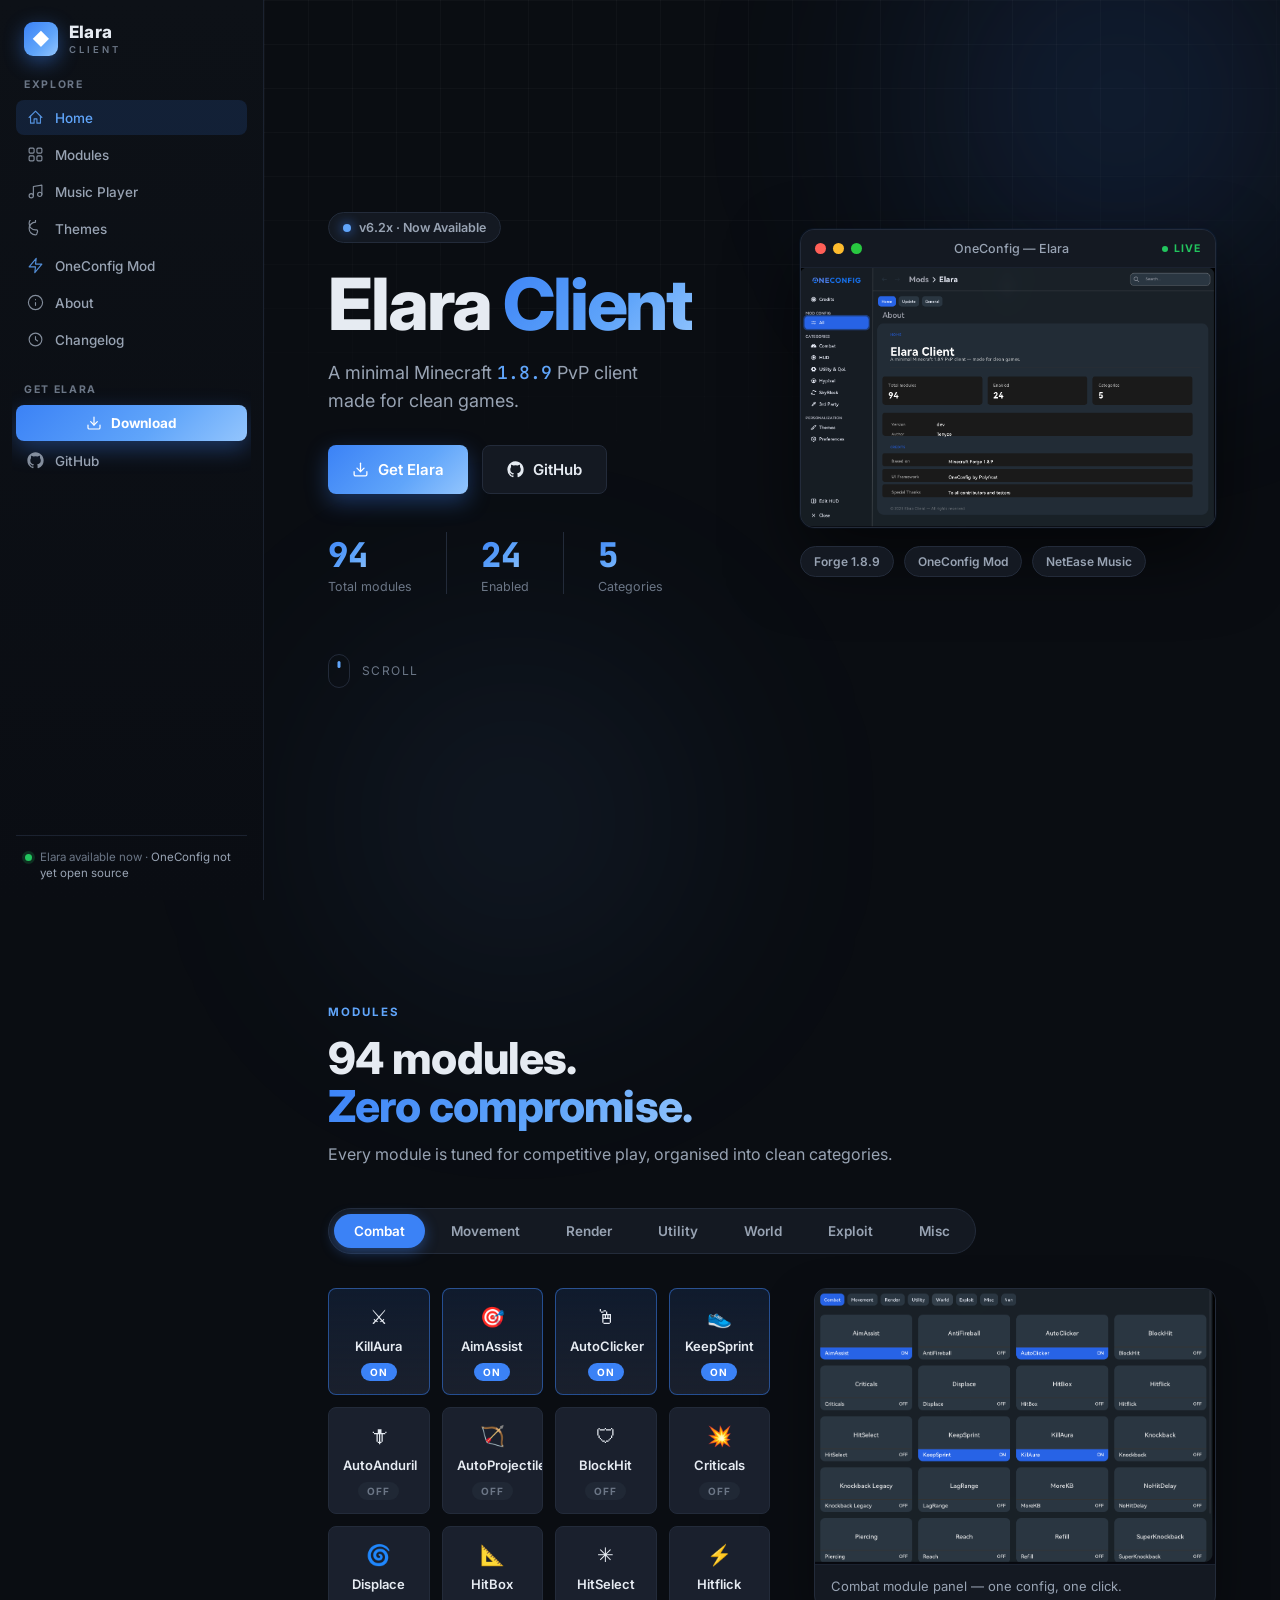
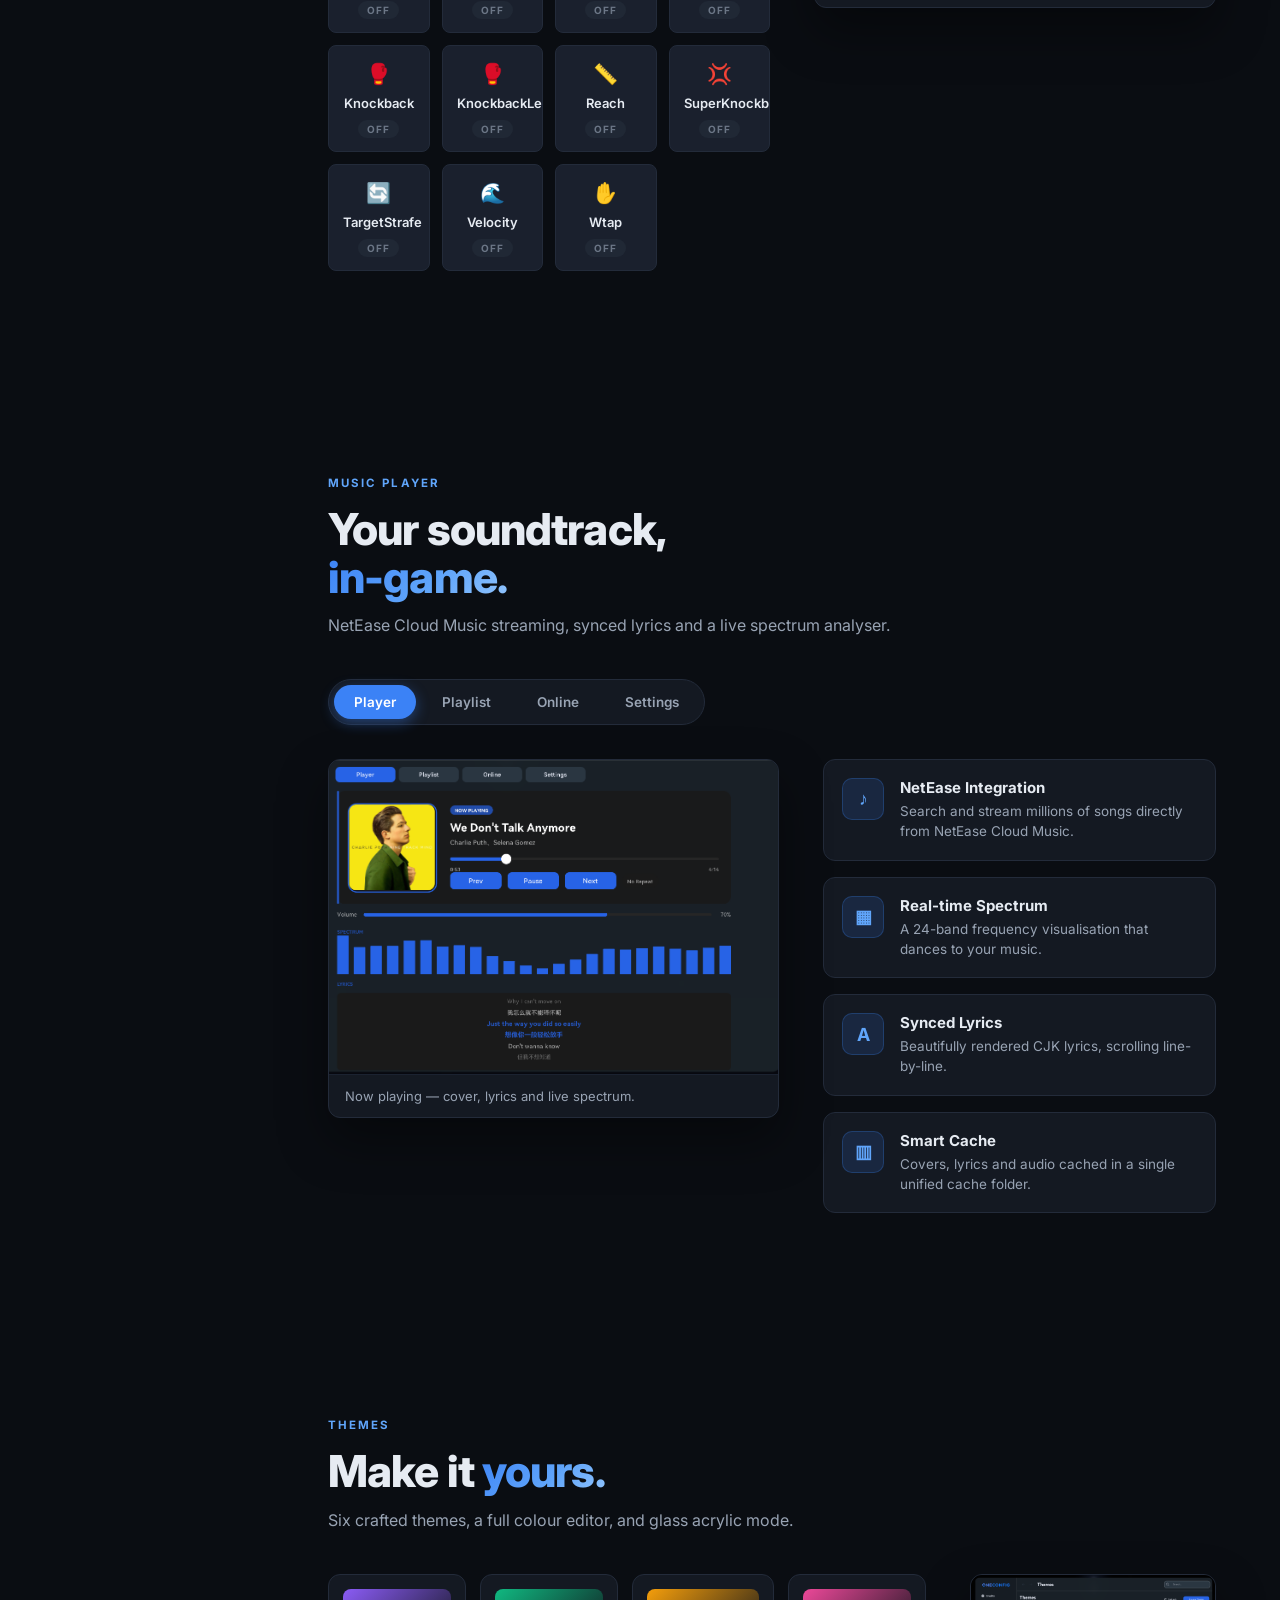
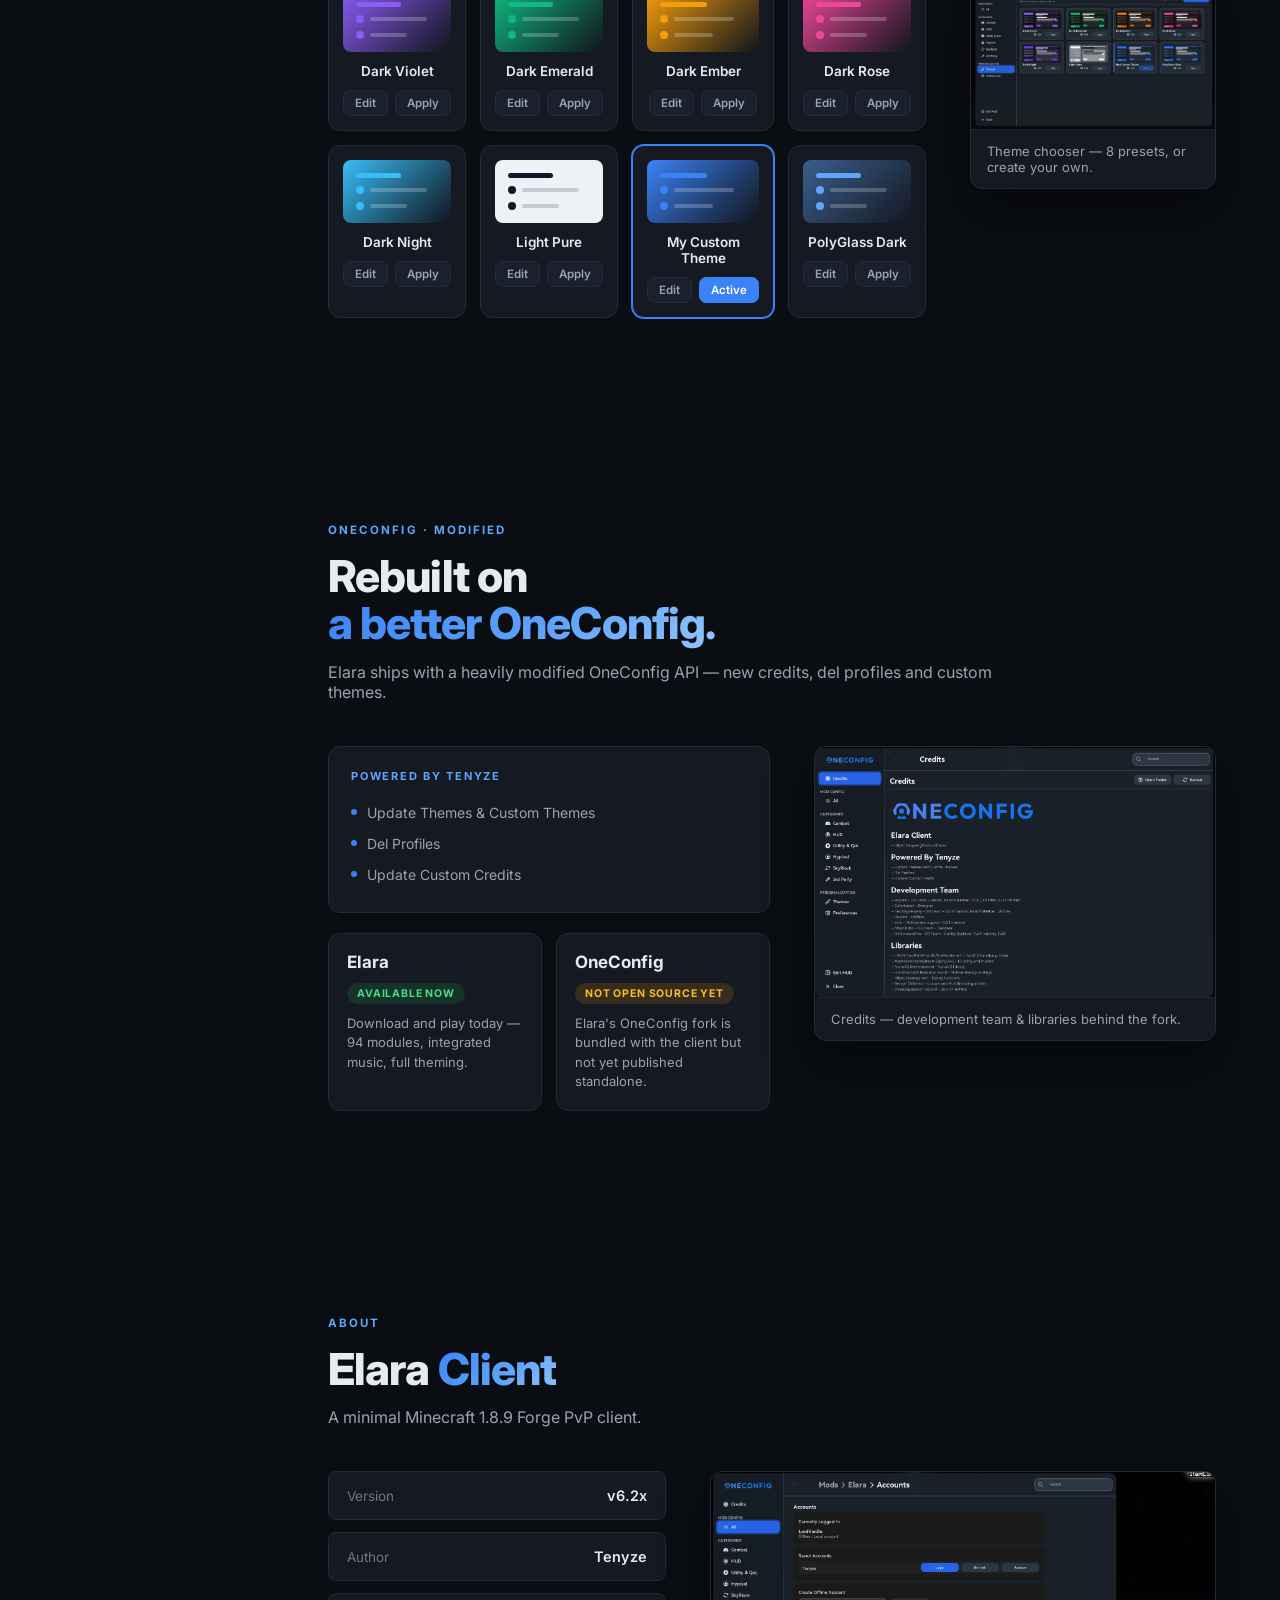
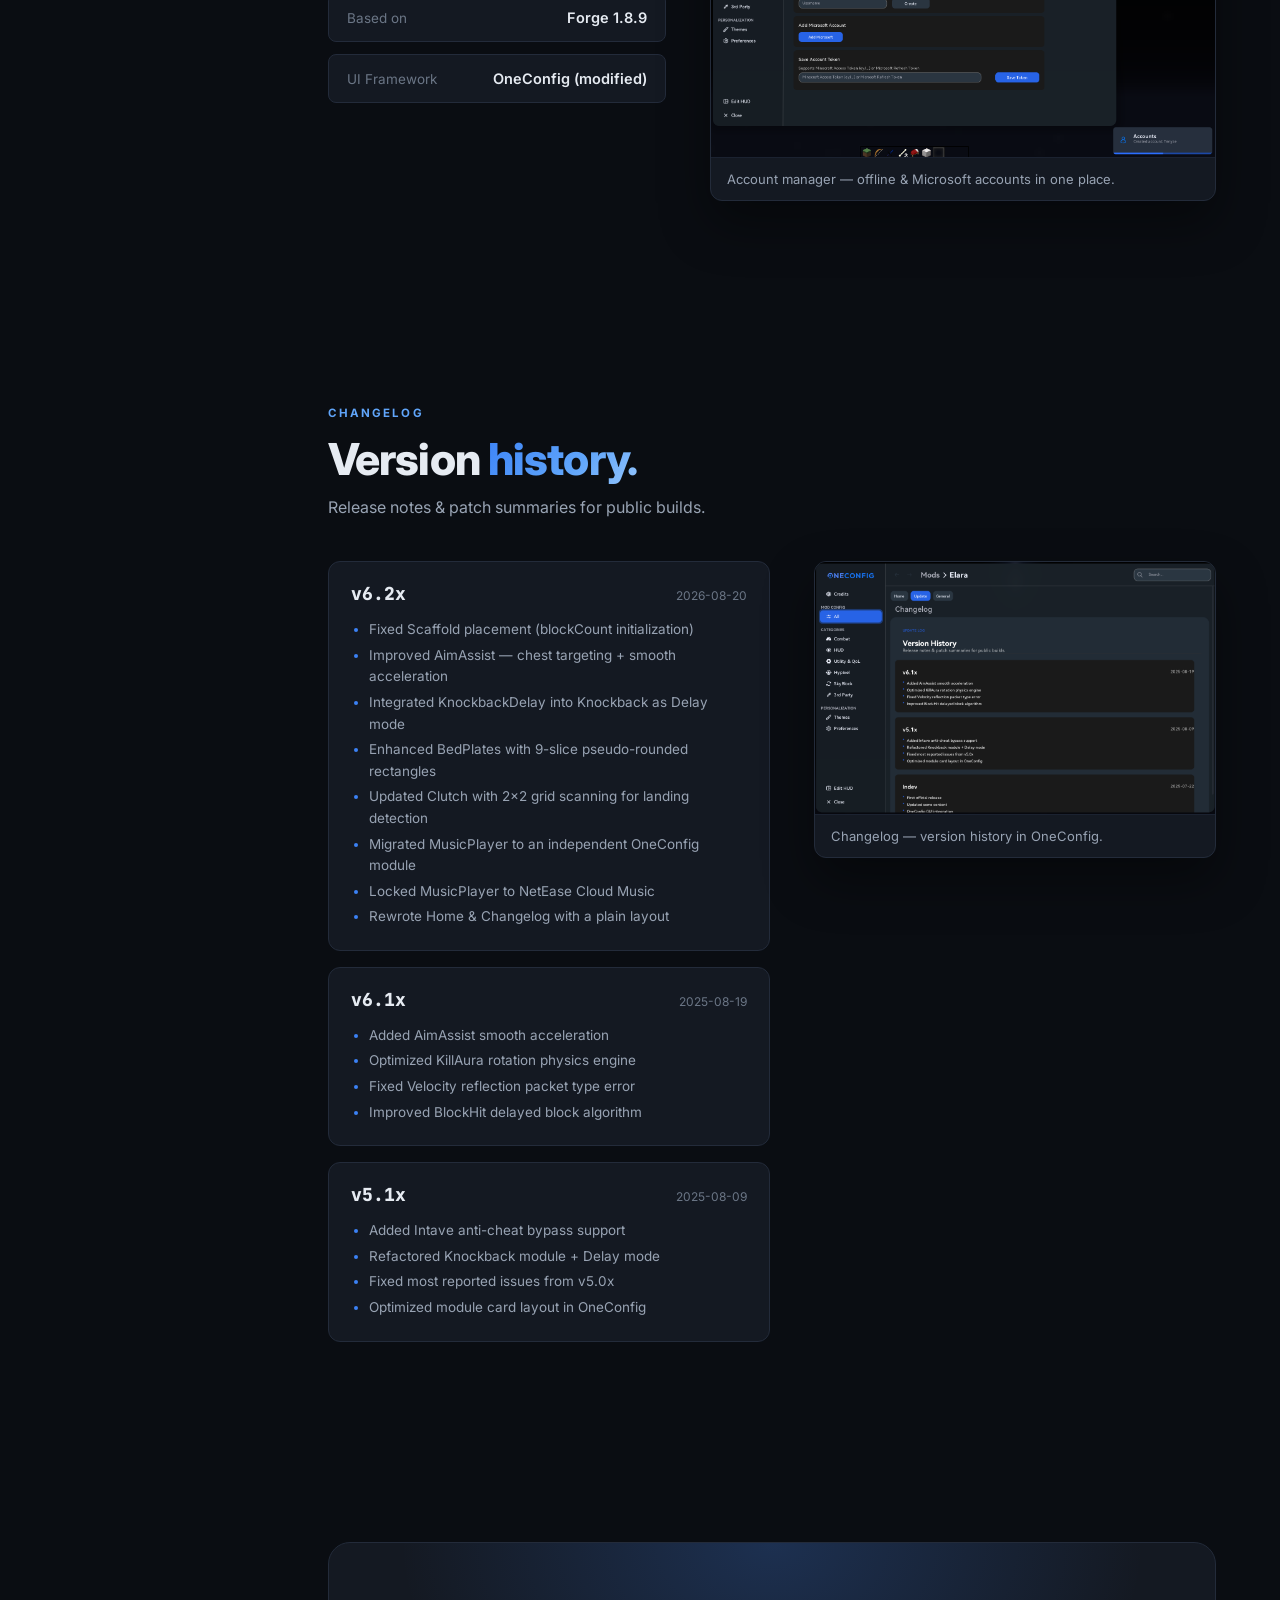
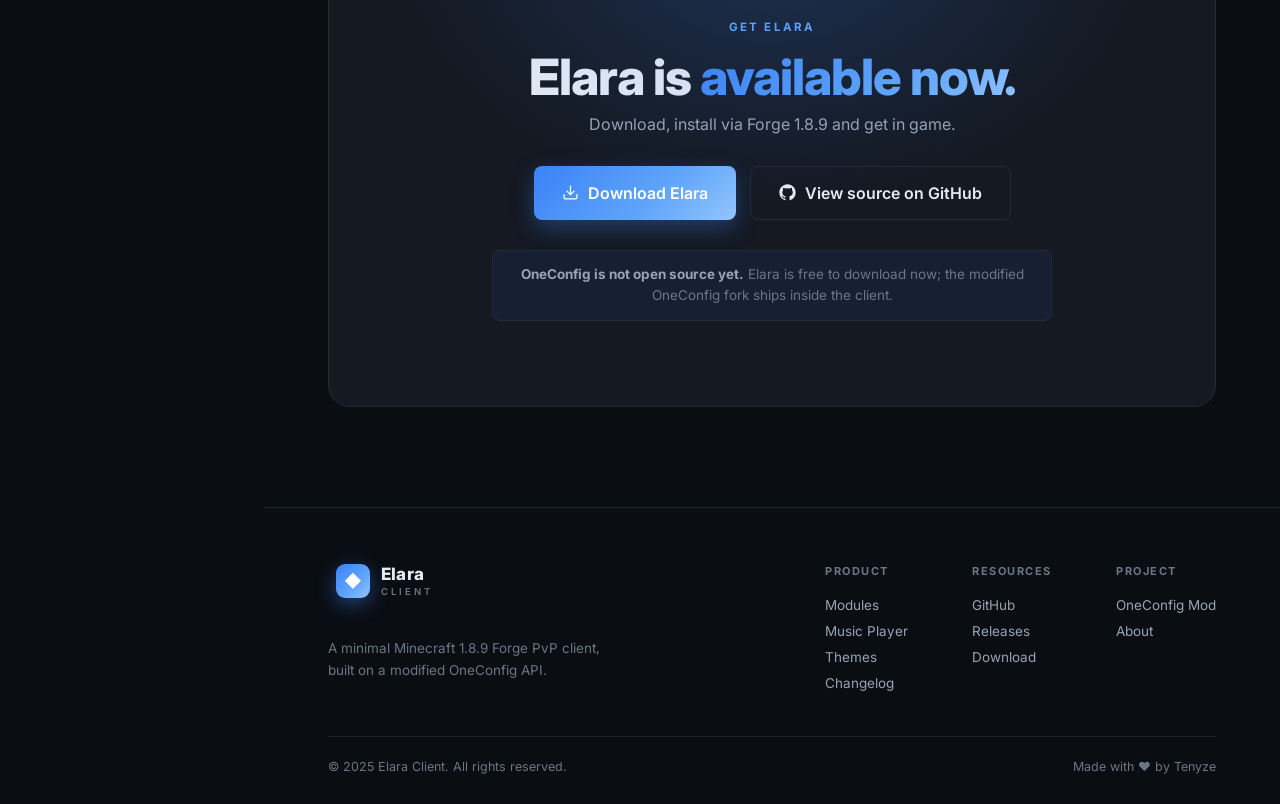
<file: docs/index.html>
<!DOCTYPE html>
<html lang="en">
<head>
<meta charset="UTF-8">
<meta name="viewport" content="width=device-width, initial-scale=1.0">
<title>Elara Client — A minimal Minecraft 1.8.9 PvP Client</title>
<meta name="description" content="Elara is a minimal Minecraft 1.8.9 Forge PvP client built on a modified OneConfig API. 94 modules, integrated NetEase music player, custom HUDs and themes.">
<link rel="icon" href="data:image/svg+xml,%3Csvg xmlns='http://www.w3.org/2000/svg' viewBox='0 0 32 32'%3E%3Crect width='32' height='32' rx='7' fill='%230d1117'/%3E%3Cpath d='M16 6l8 10-8 10-8-10 8-10z' fill='%233b82f6'/%3E%3C/svg%3E">
<link rel="preconnect" href="https://fonts.googleapis.com">
<link rel="preconnect" href="https://fonts.gstatic.com" crossorigin>
<link href="https://fonts.googleapis.com/css2?family=Inter:wght@400;500;600;700;800&family=JetBrains+Mono:wght@400;500&display=swap" rel="stylesheet">
<link rel="stylesheet" href="style.css">
</head>
<body>

<!-- ===================== Background ===================== -->
<div class="bg-grid" aria-hidden="true"></div>
<div class="bg-glow bg-glow-a" aria-hidden="true"></div>
<div class="bg-glow bg-glow-b" aria-hidden="true"></div>

<!-- ===================== Sidebar ===================== -->
<aside class="sidebar" id="sidebar">
  <div class="sidebar-logo">
    <div class="logo-diamond">◆</div>
    <div class="logo-text">
      <span class="logo-name">Elara</span>
      <span class="logo-sub">CLIENT</span>
    </div>
  </div>

  <div class="sidebar-scroll">
    <div class="nav-group">
      <div class="nav-group-title">Explore</div>
      <a class="nav-item is-active" href="#home" data-spy="home">
        <svg viewBox="0 0 24 24" fill="none" stroke="currentColor" stroke-width="1.6" stroke-linecap="round" stroke-linejoin="round"><path d="M3 12l9-9 9 9"/><path d="M5 10v10h5v-6h4v6h5V10"/></svg>
        <span>Home</span>
      </a>
      <a class="nav-item" href="#modules" data-spy="modules">
        <svg viewBox="0 0 24 24" fill="none" stroke="currentColor" stroke-width="1.6" stroke-linecap="round" stroke-linejoin="round"><rect x="3" y="3" width="7" height="7" rx="1.5"/><rect x="14" y="3" width="7" height="7" rx="1.5"/><rect x="3" y="14" width="7" height="7" rx="1.5"/><rect x="14" y="14" width="7" height="7" rx="1.5"/></svg>
        <span>Modules</span>
      </a>
      <a class="nav-item" href="#music" data-spy="music">
        <svg viewBox="0 0 24 24" fill="none" stroke="currentColor" stroke-width="1.6" stroke-linecap="round" stroke-linejoin="round"><path d="M9 18V5l12-2v13"/><circle cx="6" cy="18" r="3"/><circle cx="18" cy="16" r="3"/></svg>
        <span>Music Player</span>
      </a>
      <a class="nav-item" href="#themes" data-spy="themes">
        <svg viewBox="0 0 24 24" fill="none" stroke="currentColor" stroke-width="1.6" stroke-linecap="round" stroke-linejoin="round"><path d="M12 3a9 9 0 100 18c1.5 0 2-1 2-2 0-1.5 1-1.5 1-3 0-1-.5-2-1.5-2H12a9 9 0 010-18z"/></svg>
        <span>Themes</span>
      </a>
      <a class="nav-item nav-item-accent" href="#oneconfig" data-spy="oneconfig">
        <svg viewBox="0 0 24 24" fill="none" stroke="currentColor" stroke-width="1.6" stroke-linecap="round" stroke-linejoin="round"><path d="M13 2L3 14h9l-1 8 10-12h-9l1-8z"/></svg>
        <span>OneConfig Mod</span>
      </a>
      <a class="nav-item" href="#about" data-spy="about">
        <svg viewBox="0 0 24 24" fill="none" stroke="currentColor" stroke-width="1.6" stroke-linecap="round" stroke-linejoin="round"><circle cx="12" cy="12" r="10"/><path d="M12 16v-4M12 8h.01"/></svg>
        <span>About</span>
      </a>
      <a class="nav-item" href="#changelog" data-spy="changelog">
        <svg viewBox="0 0 24 24" fill="none" stroke="currentColor" stroke-width="1.6" stroke-linecap="round" stroke-linejoin="round"><path d="M12 8v4l3 2"/><circle cx="12" cy="12" r="9"/></svg>
        <span>Changelog</span>
      </a>
    </div>

    <div class="nav-group">
      <div class="nav-group-title">Get Elara</div>
      <a href="#download" class="btn-sidebar-accent">
        <svg viewBox="0 0 24 24" fill="none" stroke="currentColor" stroke-width="1.8" stroke-linecap="round" stroke-linejoin="round"><path d="M21 15v4a2 2 0 01-2 2H5a2 2 0 01-2-2v-4"/><polyline points="7 10 12 15 17 10"/><line x1="12" y1="15" x2="12" y2="3"/></svg>
        <span>Download</span>
      </a>
      <a class="nav-item" href="https://github.com/Tenyze/Elara" target="_blank" rel="noopener">
        <svg viewBox="0 0 24 24" fill="currentColor"><path d="M12 .5C5.65.5.5 5.65.5 12a11.5 11.5 0 007.86 10.92c.58.1.79-.25.79-.56v-2c-3.2.7-3.88-1.37-3.88-1.37-.52-1.33-1.28-1.69-1.28-1.69-1.05-.72.08-.71.08-.71 1.16.08 1.77 1.2 1.77 1.2 1.03 1.77 2.7 1.26 3.36.96.1-.75.4-1.26.73-1.55-2.55-.29-5.24-1.28-5.24-5.7 0-1.26.45-2.29 1.19-3.1-.12-.3-.52-1.48.11-3.08 0 0 .97-.31 3.18 1.18a11 11 0 015.78 0c2.21-1.49 3.18-1.18 3.18-1.18.63 1.6.23 2.78.11 3.08.74.81 1.19 1.84 1.19 3.1 0 4.43-2.7 5.4-5.27 5.69.41.35.77 1.04.77 2.1v3.11c0 .31.21.67.8.56A11.5 11.5 0 0023.5 12C23.5 5.65 18.35.5 12 .5z"/></svg>
        <span>GitHub</span>
      </a>
    </div>
  </div>

  <div class="sidebar-foot">
    <span class="status-dot"></span>
    <span>Elara available now · <em>OneConfig not yet open source</em></span>
  </div>
</aside>

<!-- ===================== Mobile top bar ===================== -->
<header class="mobile-bar">
  <div class="mobile-logo"><span class="logo-diamond">◆</span><span class="logo-name">Elara</span></div>
  <button class="mobile-toggle" id="mobileToggle" aria-label="Menu">
    <span></span><span></span><span></span>
  </button>
</header>

<!-- ===================== Main ===================== -->
<main class="main">

  <!-- ============ HOME ============ -->
  <section class="section hero" id="home">
    <div class="hero-grid">
      <div class="hero-copy">
        <div class="badge"><span class="badge-dot"></span> v6.2x · Now Available</div>
        <h1 class="hero-title">Elara <span class="grad">Client</span></h1>
        <p class="hero-sub">A minimal Minecraft <span class="mono">1.8.9</span> PvP client<br>made for clean games.</p>

        <div class="hero-actions">
          <a href="#download" class="btn btn-primary btn-lg">
            <svg viewBox="0 0 24 24" fill="none" stroke="currentColor" stroke-width="1.8" stroke-linecap="round" stroke-linejoin="round"><path d="M21 15v4a2 2 0 01-2 2H5a2 2 0 01-2-2v-4"/><polyline points="7 10 12 15 17 10"/><line x1="12" y1="15" x2="12" y2="3"/></svg>
            Get Elara
          </a>
          <a href="https://github.com/Tenyze/Elara" target="_blank" rel="noopener" class="btn btn-ghost btn-lg">
            <svg viewBox="0 0 24 24" fill="currentColor"><path d="M12 .5C5.65.5.5 5.65.5 12a11.5 11.5 0 007.86 10.92c.58.1.79-.25.79-.56v-2c-3.2.7-3.88-1.37-3.88-1.37-.52-1.33-1.28-1.69-1.28-1.69-1.05-.72.08-.71.08-.71 1.16.08 1.77 1.2 1.77 1.2 1.03 1.77 2.7 1.26 3.36.96.1-.75.4-1.26.73-1.55-2.55-.29-5.24-1.28-5.24-5.7 0-1.26.45-2.29 1.19-3.1-.12-.3-.52-1.48.11-3.08 0 0 .97-.31 3.18 1.18a11 11 0 015.78 0c2.21-1.49 3.18-1.18 3.18-1.18.63 1.6.23 2.78.11 3.08.74.81 1.19 1.84 1.19 3.1 0 4.43-2.7 5.4-5.27 5.69.41.35.77 1.04.77 2.1v3.11c0 .31.21.67.8.56A11.5 11.5 0 0023.5 12C23.5 5.65 18.35.5 12 .5z"/></svg>
            GitHub
          </a>
        </div>

        <div class="hero-stats">
          <div class="stat">
            <span class="stat-num" data-count="94">0</span>
            <span class="stat-label">Total modules</span>
          </div>
          <div class="stat">
            <span class="stat-num" data-count="24">0</span>
            <span class="stat-label">Enabled</span>
          </div>
          <div class="stat">
            <span class="stat-num" data-count="5">0</span>
            <span class="stat-label">Categories</span>
          </div>
        </div>
      </div>

      <div class="hero-visual">
        <div class="window">
          <div class="window-bar">
            <div class="traffic"><span class="t red"></span><span class="t yellow"></span><span class="t green"></span></div>
            <div class="window-title">OneConfig — Elara</div>
            <div class="window-live"><span class="live-dot"></span> LIVE</div>
          </div>
          <div class="window-body">
            <img src="assets/images/about-elara.png" alt="Elara Client — OneConfig GUI About page" draggable="false">
          </div>
        </div>
        <div class="hero-badge-strip">
          <span class="hbs-item">Forge 1.8.9</span>
          <span class="hbs-item">OneConfig Mod</span>
          <span class="hbs-item">NetEase Music</span>
        </div>
      </div>
    </div>

    <div class="hero-scroll">
      <div class="mouse"><div class="wheel"></div></div>
      <span>Scroll</span>
    </div>
  </section>

  <!-- ============ MODULES ============ -->
  <section class="section" id="modules">
    <div class="section-head">
      <span class="eyebrow">Modules</span>
      <h2>94 modules.<br><span class="grad">Zero compromise.</span></h2>
      <p>Every module is tuned for competitive play, organised into clean categories.</p>
    </div>

    <div class="tabs" id="moduleTabs">
      <button class="tab is-active" data-cat="combat">Combat</button>
      <button class="tab" data-cat="movement">Movement</button>
      <button class="tab" data-cat="render">Render</button>
      <button class="tab" data-cat="utility">Utility</button>
      <button class="tab" data-cat="world">World</button>
      <button class="tab" data-cat="exploit">Exploit</button>
      <button class="tab" data-cat="misc">Misc</button>
    </div>

    <div class="modules-layout">
      <div class="module-grid" id="moduleGrid"></div>
      <figure class="shot-card">
        <img src="assets/images/module-combat.png" alt="Elara combat modules grid" draggable="false" loading="lazy">
        <figcaption>Combat module panel — one config, one click.</figcaption>
      </figure>
    </div>
  </section>

  <!-- ============ MUSIC ============ -->
  <section class="section" id="music">
    <div class="section-head">
      <span class="eyebrow">Music Player</span>
      <h2>Your soundtrack,<br><span class="grad">in-game.</span></h2>
      <p>NetEase Cloud Music streaming, synced lyrics and a live spectrum analyser.</p>
    </div>

    <div class="tabs" id="musicTabs">
      <button class="tab is-active" data-tab="player">Player</button>
      <button class="tab" data-tab="playlist">Playlist</button>
      <button class="tab" data-tab="online">Online</button>
      <button class="tab" data-tab="settings">Settings</button>
    </div>

    <div class="music-layout">
      <div class="music-shots">
        <figure class="shot-card show" data-shot="player">
          <img src="assets/images/music-playing.png" alt="Elara music player now playing" draggable="false" loading="lazy">
          <figcaption>Now playing — cover, lyrics and live spectrum.</figcaption>
        </figure>
        <figure class="shot-card" data-shot="playlist">
          <img src="assets/images/music-playlist.png" alt="Elara playlist detail" draggable="false" loading="lazy">
          <figcaption>Playlists — 247 songs, one click Play All.</figcaption>
        </figure>
        <figure class="shot-card" data-shot="online">
          <img src="assets/images/music-online.png" alt="Elara NetEase online music" draggable="false" loading="lazy">
          <figcaption>NetEase Cloud Music — my playlists, follows & scrobbles.</figcaption>
        </figure>
        <figure class="shot-card" data-shot="settings">
          <img src="assets/images/music-settings.png" alt="Elara music HUD settings" draggable="false" loading="lazy">
          <figcaption>HUD settings — spectrum, cover & progress bar toggles.</figcaption>
        </figure>
      </div>

      <div class="music-features">
        <div class="music-feature">
          <div class="mf-icon">♪</div>
          <div><h4>NetEase Integration</h4><p>Search and stream millions of songs directly from NetEase Cloud Music.</p></div>
        </div>
        <div class="music-feature">
          <div class="mf-icon">▦</div>
          <div><h4>Real-time Spectrum</h4><p>A 24-band frequency visualisation that dances to your music.</p></div>
        </div>
        <div class="music-feature">
          <div class="mf-icon">A</div>
          <div><h4>Synced Lyrics</h4><p>Beautifully rendered CJK lyrics, scrolling line-by-line.</p></div>
        </div>
        <div class="music-feature">
          <div class="mf-icon">▥</div>
          <div><h4>Smart Cache</h4><p>Covers, lyrics and audio cached in a single unified cache folder.</p></div>
        </div>
      </div>
    </div>
  </section>

  <!-- ============ THEMES ============ -->
  <section class="section" id="themes">
    <div class="section-head">
      <span class="eyebrow">Themes</span>
      <h2>Make it <span class="grad">yours.</span></h2>
      <p>Six crafted themes, a full colour editor, and glass acrylic mode.</p>
    </div>

    <div class="themes-layout">
      <div class="theme-grid" id="themeGrid">
        <div class="theme-card" style="--t:#8b5cf6"><div class="theme-swatch"><div class="sw-bar"></div><div class="sw-row"><i></i><b></b></div><div class="sw-row"><i></i><b class="short"></b></div></div><h4>Dark Violet</h4><div class="theme-actions"><button>Edit</button><button class="apply">Apply</button></div></div>
        <div class="theme-card" style="--t:#10b981"><div class="theme-swatch"><div class="sw-bar"></div><div class="sw-row"><i></i><b></b></div><div class="sw-row"><i></i><b class="short"></b></div></div><h4>Dark Emerald</h4><div class="theme-actions"><button>Edit</button><button class="apply">Apply</button></div></div>
        <div class="theme-card" style="--t:#f59e0b"><div class="theme-swatch"><div class="sw-bar"></div><div class="sw-row"><i></i><b></b></div><div class="sw-row"><i></i><b class="short"></b></div></div><h4>Dark Ember</h4><div class="theme-actions"><button>Edit</button><button class="apply">Apply</button></div></div>
        <div class="theme-card" style="--t:#ec4899"><div class="theme-swatch"><div class="sw-bar"></div><div class="sw-row"><i></i><b></b></div><div class="sw-row"><i></i><b class="short"></b></div></div><h4>Dark Rose</h4><div class="theme-actions"><button>Edit</button><button class="apply">Apply</button></div></div>
        <div class="theme-card" style="--t:#38bdf8"><div class="theme-swatch"><div class="sw-bar"></div><div class="sw-row"><i></i><b></b></div><div class="sw-row"><i></i><b class="short"></b></div></div><h4>Dark Night</h4><div class="theme-actions"><button>Edit</button><button class="apply">Apply</button></div></div>
        <div class="theme-card is-light" style="--t:#0f172a"><div class="theme-swatch"><div class="sw-bar"></div><div class="sw-row"><i></i><b></b></div><div class="sw-row"><i></i><b class="short"></b></div></div><h4>Light Pure</h4><div class="theme-actions"><button>Edit</button><button class="apply">Apply</button></div></div>
        <div class="theme-card is-active" style="--t:#3b82f6"><div class="theme-swatch"><div class="sw-bar"></div><div class="sw-row"><i></i><b></b></div><div class="sw-row"><i></i><b class="short"></b></div></div><h4>My Custom Theme</h4><div class="theme-actions"><button>Edit</button><button class="apply active">Active</button></div></div>
        <div class="theme-card" style="--t:#60a5fa"><div class="theme-swatch glass"><div class="sw-bar"></div><div class="sw-row"><i></i><b></b></div><div class="sw-row"><i></i><b class="short"></b></div></div><h4>PolyGlass Dark</h4><div class="theme-actions"><button>Edit</button><button class="apply">Apply</button></div></div>
      </div>

      <div class="theme-preview">
        <figure class="shot-card" id="themePreview">
          <img id="themePreviewImg" src="assets/images/themes.png" alt="Elara themes chooser" draggable="false" loading="lazy">
          <figcaption id="themePreviewCaption">Theme chooser — 8 presets, or create your own.</figcaption>
        </figure>
      </div>
    </div>
  </section>

  <!-- ============ ONECONFIG ============ -->
  <section class="section oneconfig" id="oneconfig">
    <div class="section-head">
      <span class="eyebrow">OneConfig · Modified</span>
      <h2>Rebuilt on<br><span class="grad">a better OneConfig.</span></h2>
      <p>Elara ships with a heavily modified OneConfig API — new credits, del profiles and custom themes.</p>
    </div>

    <div class="oc-layout">
      <div class="oc-copy">
        <div class="oc-note">
          <span class="oc-note-label">Powered by Tenyze</span>
          <ul class="oc-list">
            <li><span class="li-dot"></span> Update Themes &amp; Custom Themes</li>
            <li><span class="li-dot"></span> Del Profiles</li>
            <li><span class="li-dot"></span> Update Custom Credits</li>
          </ul>
        </div>

        <div class="oc-versus">
          <div class="oc-v-card">
            <div class="oc-v-title">Elara</div>
            <div class="oc-v-pill ok">Available now</div>
            <p>Download and play today — 94 modules, integrated music, full theming.</p>
          </div>
          <div class="oc-v-card muted">
            <div class="oc-v-title">OneConfig</div>
            <div class="oc-v-pill soon">Not open source yet</div>
            <p>Elara's OneConfig fork is bundled with the client but not yet published standalone.</p>
          </div>
        </div>
      </div>

      <figure class="shot-card">
        <img src="assets/images/oneconfig-credits.png" alt="Elara modified OneConfig credits" draggable="false" loading="lazy">
        <figcaption>Credits — development team &amp; libraries behind the fork.</figcaption>
      </figure>
    </div>
  </section>

  <!-- ============ ABOUT ============ -->
  <section class="section" id="about">
    <div class="section-head">
      <span class="eyebrow">About</span>
      <h2>Elara <span class="grad">Client</span></h2>
      <p>A minimal Minecraft 1.8.9 Forge PvP client.</p>
    </div>

    <div class="about-layout">
      <div class="meta-grid">
        <div class="meta-row"><span>Version</span><b>v6.2x</b></div>
        <div class="meta-row"><span>Author</span><b>Tenyze</b></div>
        <div class="meta-row"><span>Based on</span><b>Forge 1.8.9</b></div>
        <div class="meta-row"><span>UI Framework</span><b>OneConfig (modified)</b></div>
      </div>
      <figure class="shot-card">
        <img src="assets/images/account-manager.png" alt="Elara account manager" draggable="false" loading="lazy">
        <figcaption>Account manager — offline &amp; Microsoft accounts in one place.</figcaption>
      </figure>
    </div>
  </section>

  <!-- ============ CHANGELOG ============ -->
  <section class="section" id="changelog">
    <div class="section-head">
      <span class="eyebrow">Changelog</span>
      <h2>Version <span class="grad">history.</span></h2>
      <p>Release notes &amp; patch summaries for public builds.</p>
    </div>

    <div class="changelog-layout">
      <div class="changelog-list">
        <div class="clog-card">
          <div class="clog-head"><span class="clog-ver">v6.2x</span><span class="clog-date">2026-08-20</span></div>
          <ul>
            <li>Fixed Scaffold placement (blockCount initialization)</li>
            <li>Improved AimAssist — chest targeting + smooth acceleration</li>
            <li>Integrated KnockbackDelay into Knockback as Delay mode</li>
            <li>Enhanced BedPlates with 9-slice pseudo-rounded rectangles</li>
            <li>Updated Clutch with 2×2 grid scanning for landing detection</li>
            <li>Migrated MusicPlayer to an independent OneConfig module</li>
            <li>Locked MusicPlayer to NetEase Cloud Music</li>
            <li>Rewrote Home &amp; Changelog with a plain layout</li>
          </ul>
        </div>
        <div class="clog-card">
          <div class="clog-head"><span class="clog-ver">v6.1x</span><span class="clog-date">2025-08-19</span></div>
          <ul>
            <li>Added AimAssist smooth acceleration</li>
            <li>Optimized KillAura rotation physics engine</li>
            <li>Fixed Velocity reflection packet type error</li>
            <li>Improved BlockHit delayed block algorithm</li>
          </ul>
        </div>
        <div class="clog-card">
          <div class="clog-head"><span class="clog-ver">v5.1x</span><span class="clog-date">2025-08-09</span></div>
          <ul>
            <li>Added Intave anti-cheat bypass support</li>
            <li>Refactored Knockback module + Delay mode</li>
            <li>Fixed most reported issues from v5.0x</li>
            <li>Optimized module card layout in OneConfig</li>
          </ul>
        </div>
      </div>
      <figure class="shot-card tall">
        <img src="assets/images/changelog.png" alt="Elara changelog page" draggable="false" loading="lazy">
        <figcaption>Changelog — version history in OneConfig.</figcaption>
      </figure>
    </div>
  </section>

  <!-- ============ DOWNLOAD ============ -->
  <section class="section" id="download">
    <div class="cta">
      <div class="cta-glow" aria-hidden="true"></div>
      <span class="eyebrow">Get Elara</span>
      <h2>Elara is <span class="grad">available now.</span></h2>
      <p class="cta-sub">Download, install via Forge 1.8.9 and get in game.</p>

      <div class="cta-actions">
        <a href="https://github.com/Tenyze/Elara/releases" target="_blank" rel="noopener" class="btn btn-primary btn-xl">
          <svg viewBox="0 0 24 24" fill="none" stroke="currentColor" stroke-width="1.8" stroke-linecap="round" stroke-linejoin="round"><path d="M21 15v4a2 2 0 01-2 2H5a2 2 0 01-2-2v-4"/><polyline points="7 10 12 15 17 10"/><line x1="12" y1="15" x2="12" y2="3"/></svg>
          Download Elara
        </a>
        <a href="https://github.com/Tenyze/Elara" target="_blank" rel="noopener" class="btn btn-ghost btn-xl">
          <svg viewBox="0 0 24 24" fill="currentColor"><path d="M12 .5C5.65.5.5 5.65.5 12a11.5 11.5 0 007.86 10.92c.58.1.79-.25.79-.56v-2c-3.2.7-3.88-1.37-3.88-1.37-.52-1.33-1.28-1.69-1.28-1.69-1.05-.72.08-.71.08-.71 1.16.08 1.77 1.2 1.77 1.2 1.03 1.77 2.7 1.26 3.36.96.1-.75.4-1.26.73-1.55-2.55-.29-5.24-1.28-5.24-5.7 0-1.26.45-2.29 1.19-3.1-.12-.3-.52-1.48.11-3.08 0 0 .97-.31 3.18 1.18a11 11 0 015.78 0c2.21-1.49 3.18-1.18 3.18-1.18.63 1.6.23 2.78.11 3.08.74.81 1.19 1.84 1.19 3.1 0 4.43-2.7 5.4-5.27 5.69.41.35.77 1.04.77 2.1v3.11c0 .31.21.67.8.56A11.5 11.5 0 0023.5 12C23.5 5.65 18.35.5 12 .5z"/></svg>
          View source on GitHub
        </a>
      </div>

      <div class="cta-note">
        <p><strong>OneConfig is not open source yet.</strong> Elara is free to download now; the modified OneConfig fork ships inside the client.</p>
      </div>
    </div>
  </section>

  <!-- ============ FOOTER ============ -->
  <footer class="footer">
    <div class="footer-inner">
      <div class="footer-brand">
        <div class="sidebar-logo">
          <div class="logo-diamond">◆</div>
          <div class="logo-text"><span class="logo-name">Elara</span><span class="logo-sub">CLIENT</span></div>
        </div>
        <p>A minimal Minecraft 1.8.9 Forge PvP client,<br>built on a modified OneConfig API.</p>
      </div>
      <div class="footer-cols">
        <div class="footer-col">
          <h5>Product</h5>
          <a href="#modules">Modules</a>
          <a href="#music">Music Player</a>
          <a href="#themes">Themes</a>
          <a href="#changelog">Changelog</a>
        </div>
        <div class="footer-col">
          <h5>Resources</h5>
          <a href="https://github.com/Tenyze/Elara" target="_blank" rel="noopener">GitHub</a>
          <a href="https://github.com/Tenyze/Elara/releases" target="_blank" rel="noopener">Releases</a>
          <a href="#download">Download</a>
        </div>
        <div class="footer-col">
          <h5>Project</h5>
          <a href="#oneconfig">OneConfig Mod</a>
          <a href="#about">About</a>
        </div>
      </div>
    </div>
    <div class="footer-bottom">
      <span>© 2025 Elara Client. All rights reserved.</span>
      <span>Made with ♥ by Tenyze</span>
    </div>
  </footer>
</main>

<script src="script.js"></script>
</body>
</html>
</file>
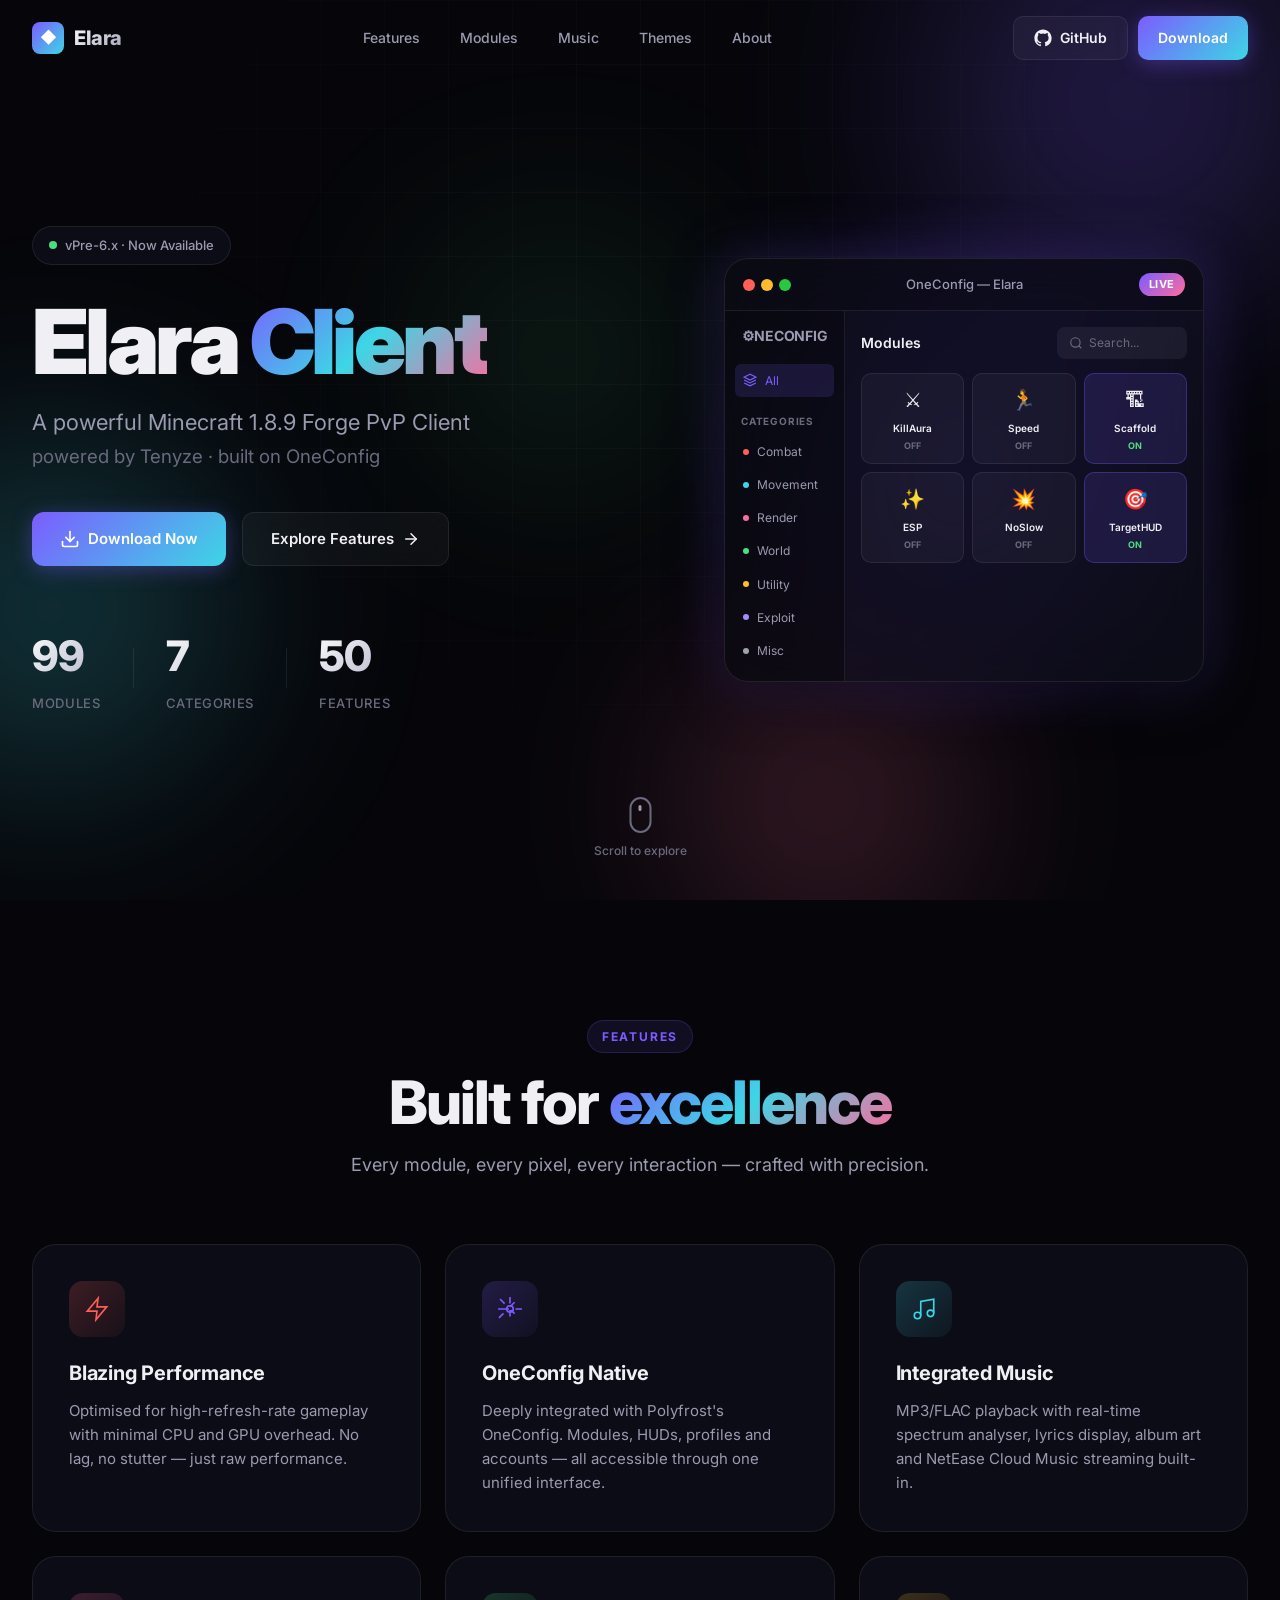
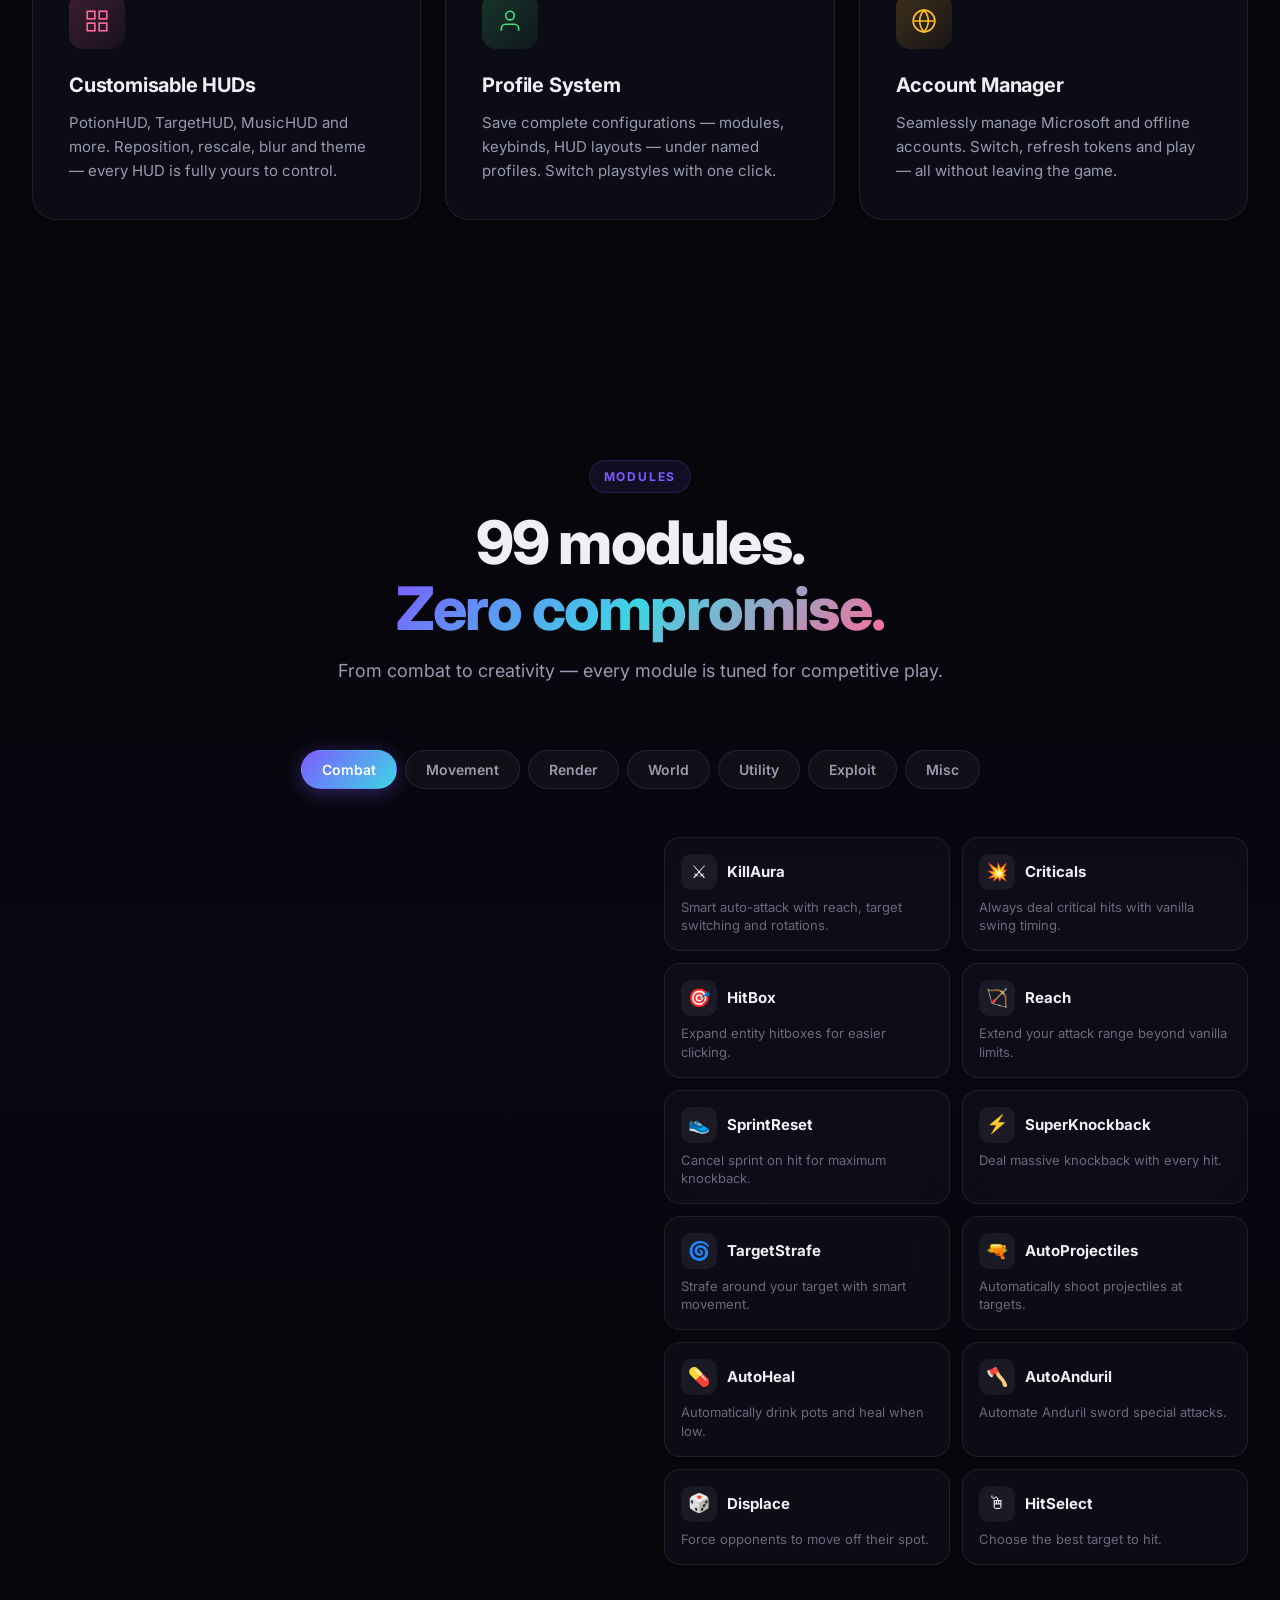
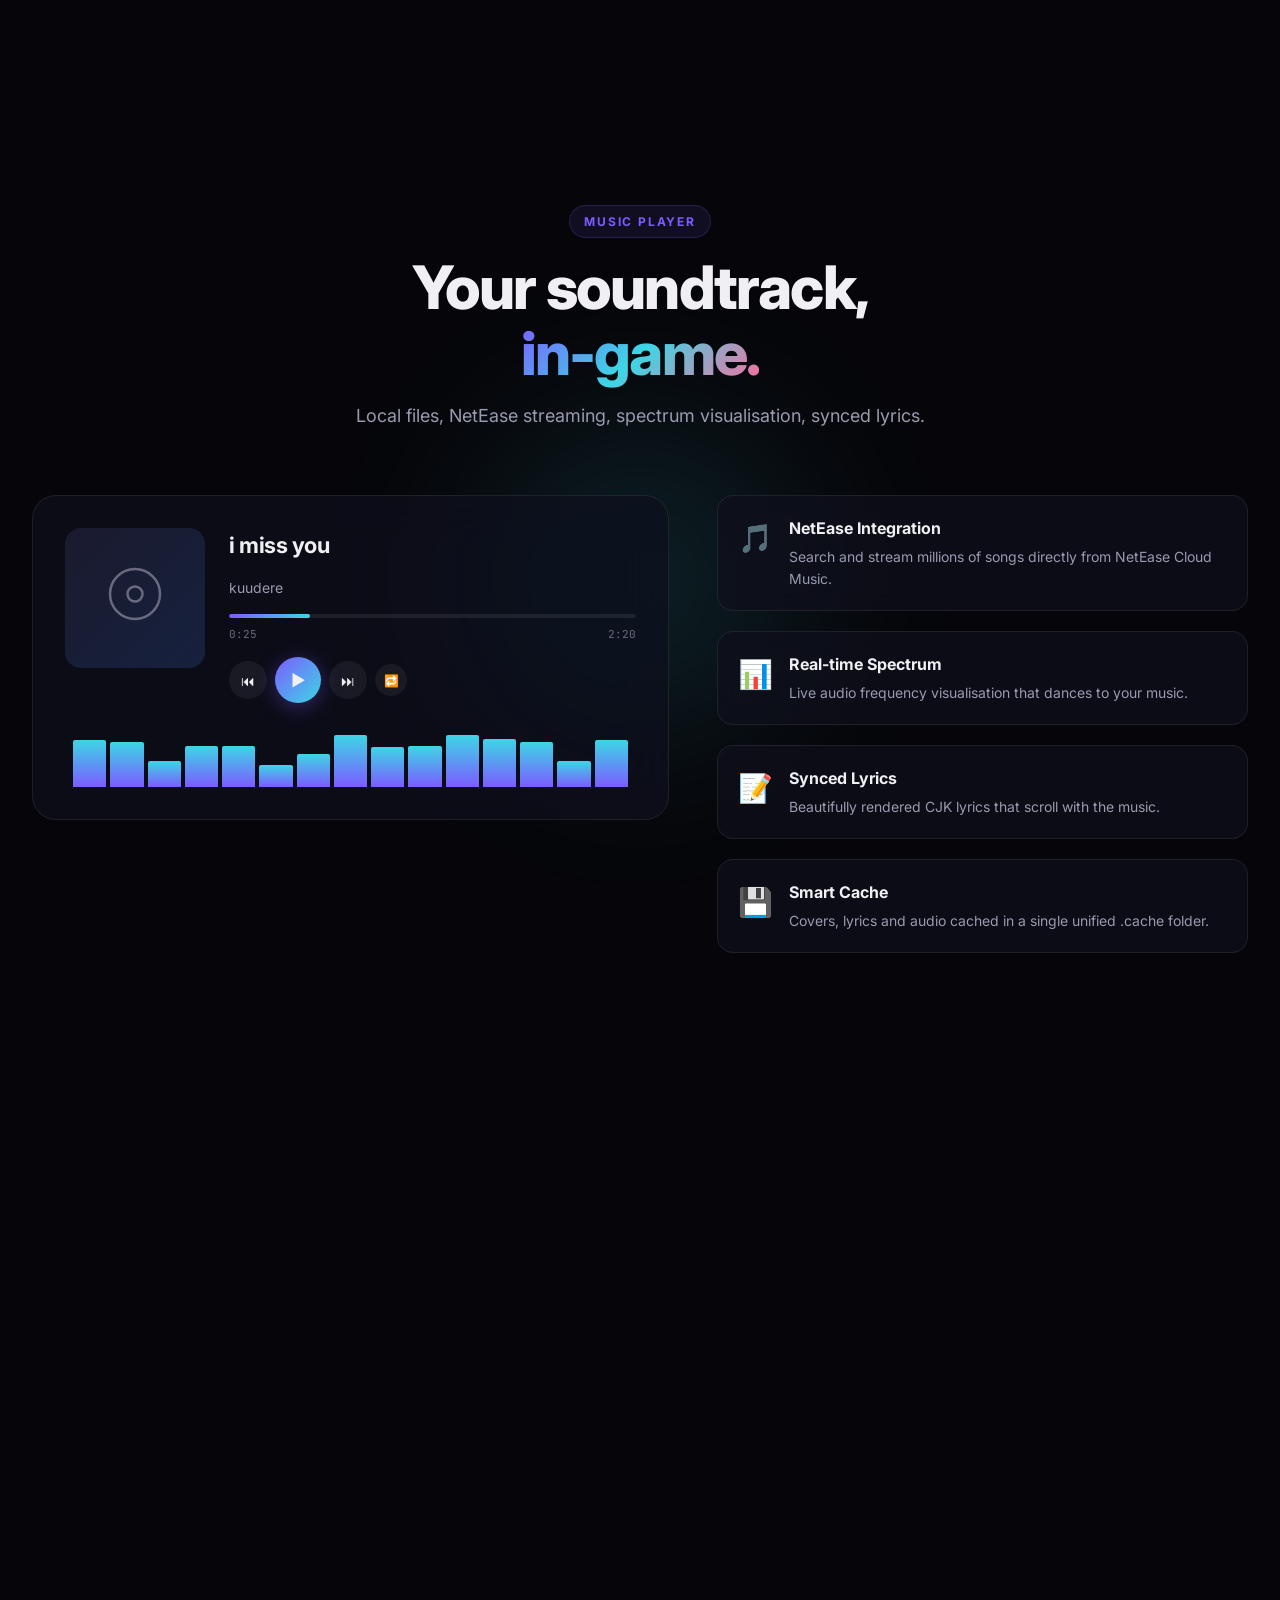
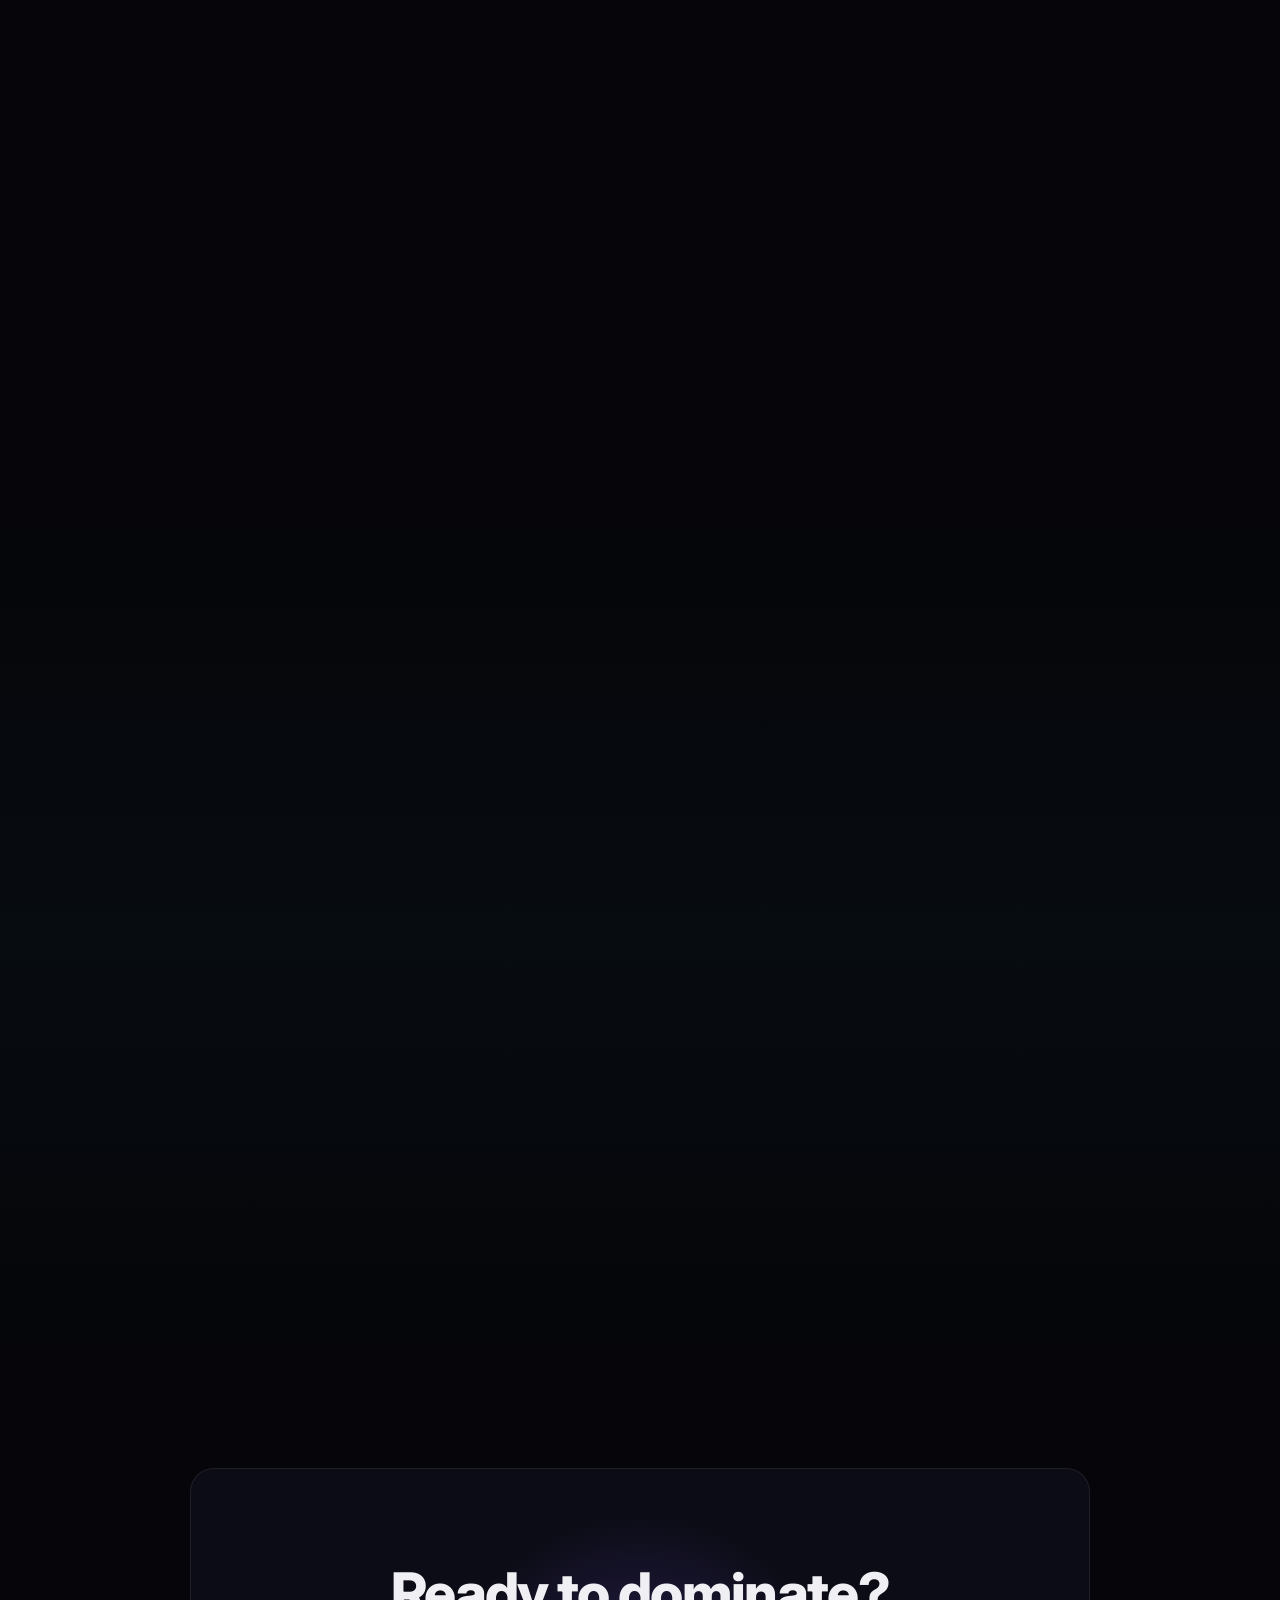
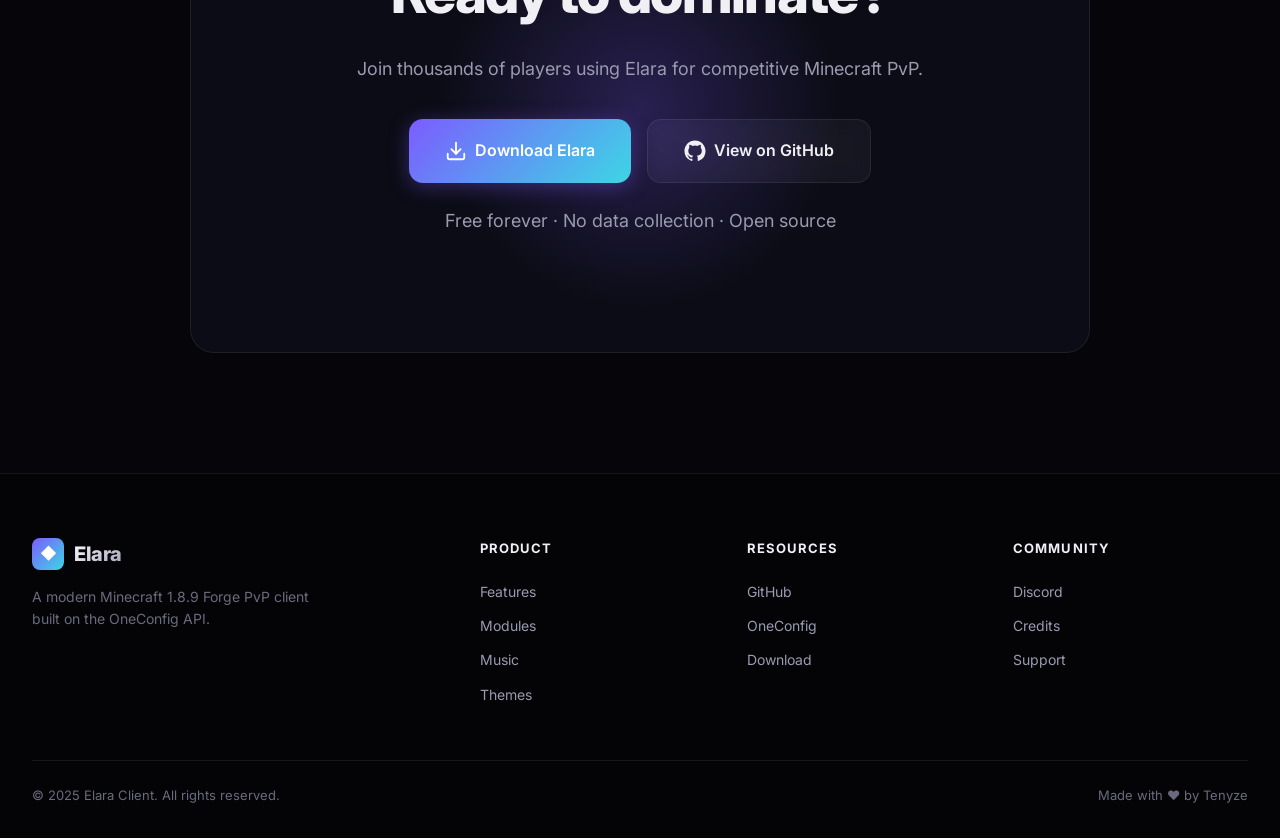
<file: website/index.html>
<!DOCTYPE html>
<html lang="en">
<head>
<meta charset="UTF-8">
<meta name="viewport" content="width=device-width, initial-scale=1.0">
<title>Elara Client — A Powerful Minecraft 1.8.9 PvP Client</title>
<meta name="description" content="Elara is a modern Minecraft 1.8.9 Forge PvP client built on the OneConfig API. 90+ modules, integrated music player, customisable HUDs and themes.">
<link rel="icon" type="image/png" href="assets/images/Elara Main.png">
<link rel="preconnect" href="https://fonts.googleapis.com">
<link rel="preconnect" href="https://fonts.gstatic.com" crossorigin>
<link href="https://fonts.googleapis.com/css2?family=Inter:wght@300;400;500;600;700;800;900&family=JetBrains+Mono:wght@400;500&display=swap" rel="stylesheet">
<link rel="stylesheet" href="style.css">
</head>
<body>

<!-- Animated Background -->
<div class="bg-orbs" aria-hidden="true">
  <div class="orb orb-1"></div>
  <div class="orb orb-2"></div>
  <div class="orb orb-3"></div>
  <div class="orb orb-4"></div>
</div>
<div class="grid-overlay" aria-hidden="true"></div>

<!-- Navigation -->
<nav class="nav" id="nav">
  <div class="nav-inner">
    <a href="#" class="nav-logo">
      <span class="logo-mark">◆</span>
      <span class="logo-text">Elara</span>
    </a>
    <ul class="nav-links">
      <li><a href="#features">Features</a></li>
      <li><a href="#modules">Modules</a></li>
      <li><a href="#music">Music</a></li>
      <li><a href="#themes">Themes</a></li>
      <li><a href="#about">About</a></li>
    </ul>
    <div class="nav-actions">
      <a href="https://github.com/Tenyze/Elara" target="_blank" rel="noopener" class="btn btn-ghost">
        <svg width="18" height="18" viewBox="0 0 24 24" fill="currentColor"><path d="M12 .5C5.65.5.5 5.65.5 12a11.5 11.5 0 007.86 10.92c.58.1.79-.25.79-.56v-2c-3.2.7-3.88-1.37-3.88-1.37-.52-1.33-1.28-1.69-1.28-1.69-1.05-.72.08-.71.08-.71 1.16.08 1.77 1.2 1.77 1.2 1.03 1.77 2.7 1.26 3.36.96.1-.75.4-1.26.73-1.55-2.55-.29-5.24-1.28-5.24-5.7 0-1.26.45-2.29 1.19-3.1-.12-.3-.52-1.48.11-3.08 0 0 .97-.31 3.18 1.18a11 11 0 015.78 0c2.21-1.49 3.18-1.18 3.18-1.18.63 1.6.23 2.78.11 3.08.74.81 1.19 1.84 1.19 3.1 0 4.43-2.7 5.4-5.27 5.69.41.35.77 1.04.77 2.1v3.11c0 .31.21.67.8.56A11.5 11.5 0 0023.5 12C23.5 5.65 18.35.5 12 .5z"/></svg>
        GitHub
      </a>
      <a href="#download" class="btn btn-primary">Download</a>
    </div>
  </div>
</nav>

<!-- Hero -->
<section class="hero">
  <div class="hero-inner">
    <div class="hero-content reveal-up">
      <div class="badge">
        <span class="pulse"></span>
        vPre-6.x · Now Available
      </div>
      <h1 class="hero-title">
        Elara <span class="gradient-text">Client</span>
      </h1>
      <p class="hero-subtitle">
        A powerful Minecraft 1.8.9 Forge PvP Client<br>
        <span class="muted">powered by Tenyze · built on OneConfig</span>
      </p>
      <div class="hero-actions">
        <a href="#download" class="btn btn-primary btn-lg">
          <svg width="20" height="20" viewBox="0 0 24 24" fill="none" stroke="currentColor" stroke-width="2" stroke-linecap="round" stroke-linejoin="round"><path d="M21 15v4a2 2 0 01-2 2H5a2 2 0 01-2-2v-4"/><polyline points="7 10 12 15 17 10"/><line x1="12" y1="15" x2="12" y2="3"/></svg>
          Download Now
        </a>
        <a href="#features" class="btn btn-ghost btn-lg">
          Explore Features
          <svg width="18" height="18" viewBox="0 0 24 24" fill="none" stroke="currentColor" stroke-width="2" stroke-linecap="round" stroke-linejoin="round"><line x1="5" y1="12" x2="19" y2="12"/><polyline points="12 5 19 12 12 19"/></svg>
        </a>
      </div>
      <div class="hero-stats">
        <div class="stat">
          <span class="stat-num" data-count="99">0</span>
          <span class="stat-label">Modules</span>
        </div>
        <div class="stat-divider"></div>
        <div class="stat">
          <span class="stat-num" data-count="7">0</span>
          <span class="stat-label">Categories</span>
        </div>
        <div class="stat-divider"></div>
        <div class="stat">
          <span class="stat-num" data-count="50">0</span>
          <span class="stat-label">Features</span>
        </div>
      </div>
    </div>

    <!-- Hero Preview Card -->
    <div class="hero-visual reveal-right">
      <div class="preview-card floating">
        <div class="preview-header">
          <div class="traffic-lights">
            <span class="light red"></span>
            <span class="light yellow"></span>
            <span class="light green"></span>
          </div>
          <div class="preview-title">OneConfig — Elara</div>
          <div class="preview-badge">LIVE</div>
        </div>
        <div class="preview-body">
          <div class="preview-sidebar">
            <div class="side-logo">⚙NECONFIG</div>
            <div class="side-section">
              <div class="side-item active">
                <svg width="14" height="14" viewBox="0 0 24 24" fill="none" stroke="currentColor" stroke-width="2"><path d="M12 2L2 7l10 5 10-5-10-5zM2 17l10 5 10-5M2 12l10 5 10-5"/></svg>
                All
              </div>
            </div>
            <div class="side-section-title">CATEGORIES</div>
            <div class="side-item"><span class="dot c-combat"></span>Combat</div>
            <div class="side-item"><span class="dot c-movement"></span>Movement</div>
            <div class="side-item"><span class="dot c-render"></span>Render</div>
            <div class="side-item"><span class="dot c-world"></span>World</div>
            <div class="side-item"><span class="dot c-utility"></span>Utility</div>
            <div class="side-item"><span class="dot c-exploit"></span>Exploit</div>
            <div class="side-item"><span class="dot c-misc"></span>Misc</div>
          </div>
          <div class="preview-main">
            <div class="preview-toolbar">
              <span class="toolbar-title">Modules</span>
              <div class="toolbar-search">
                <svg width="14" height="14" viewBox="0 0 24 24" fill="none" stroke="currentColor" stroke-width="2"><circle cx="11" cy="11" r="8"/><line x1="21" y1="21" x2="16.65" y2="16.65"/></svg>
                Search...
              </div>
            </div>
            <div class="module-grid">
              <div class="module-card"><div class="mod-icon">⚔</div><div class="mod-name">KillAura</div><div class="mod-status">OFF</div></div>
              <div class="module-card"><div class="mod-icon">🏃</div><div class="mod-name">Speed</div><div class="mod-status">OFF</div></div>
              <div class="module-card active"><div class="mod-icon">🏗</div><div class="mod-name">Scaffold</div><div class="mod-status on">ON</div></div>
              <div class="module-card"><div class="mod-icon">✨</div><div class="mod-name">ESP</div><div class="mod-status">OFF</div></div>
              <div class="module-card"><div class="mod-icon">💥</div><div class="mod-name">NoSlow</div><div class="mod-status">OFF</div></div>
              <div class="module-card active"><div class="mod-icon">🎯</div><div class="mod-name">TargetHUD</div><div class="mod-status on">ON</div></div>
            </div>
          </div>
        </div>
      </div>
      <div class="glow-ring"></div>
    </div>
  </div>

  <div class="hero-scroll">
    <div class="mouse">
      <div class="wheel"></div>
    </div>
    <span>Scroll to explore</span>
  </div>
</section>

<!-- Features -->
<section class="section features" id="features">
  <div class="section-head reveal-up">
    <span class="eyebrow">FEATURES</span>
    <h2>Built for <span class="gradient-text">excellence</span></h2>
    <p>Every module, every pixel, every interaction — crafted with precision.</p>
  </div>
  <div class="features-grid">
    <div class="feature-card reveal-up" style="--delay:0">
      <div class="feature-icon icon-1">
        <svg viewBox="0 0 24 24" fill="none" stroke="currentColor" stroke-width="1.5"><path d="M13 2L3 14h9l-1 8 10-12h-9l1-8z"/></svg>
      </div>
      <h3>Blazing Performance</h3>
      <p>Optimised for high-refresh-rate gameplay with minimal CPU and GPU overhead. No lag, no stutter — just raw performance.</p>
    </div>
    <div class="feature-card reveal-up" style="--delay:1">
      <div class="feature-icon icon-2">
        <svg viewBox="0 0 24 24" fill="none" stroke="currentColor" stroke-width="1.5"><circle cx="12" cy="12" r="3"/><path d="M12 1v6m0 6v6m4.22-13.22l-4.22 4.22m-6 6l-4.22 4.22M23 12h-6m-6 0H1m15.22 4.22L13 13m-6-6L2.78 2.78"/></svg>
      </div>
      <h3>OneConfig Native</h3>
      <p>Deeply integrated with Polyfrost's OneConfig. Modules, HUDs, profiles and accounts — all accessible through one unified interface.</p>
    </div>
    <div class="feature-card reveal-up" style="--delay:2">
      <div class="feature-icon icon-3">
        <svg viewBox="0 0 24 24" fill="none" stroke="currentColor" stroke-width="1.5"><path d="M9 18V5l12-2v13"/><circle cx="6" cy="18" r="3"/><circle cx="18" cy="16" r="3"/></svg>
      </div>
      <h3>Integrated Music</h3>
      <p>MP3/FLAC playback with real-time spectrum analyser, lyrics display, album art and NetEase Cloud Music streaming built-in.</p>
    </div>
    <div class="feature-card reveal-up" style="--delay:3">
      <div class="feature-icon icon-4">
        <svg viewBox="0 0 24 24" fill="none" stroke="currentColor" stroke-width="1.5"><rect x="3" y="3" width="7" height="7"/><rect x="14" y="3" width="7" height="7"/><rect x="3" y="14" width="7" height="7"/><rect x="14" y="14" width="7" height="7"/></svg>
      </div>
      <h3>Customisable HUDs</h3>
      <p>PotionHUD, TargetHUD, MusicHUD and more. Reposition, rescale, blur and theme — every HUD is fully yours to control.</p>
    </div>
    <div class="feature-card reveal-up" style="--delay:4">
      <div class="feature-icon icon-5">
        <svg viewBox="0 0 24 24" fill="none" stroke="currentColor" stroke-width="1.5"><path d="M20 21v-2a4 4 0 00-4-4H8a4 4 0 00-4 4v2"/><circle cx="12" cy="7" r="4"/></svg>
      </div>
      <h3>Profile System</h3>
      <p>Save complete configurations — modules, keybinds, HUD layouts — under named profiles. Switch playstyles with one click.</p>
    </div>
    <div class="feature-card reveal-up" style="--delay:5">
      <div class="feature-icon icon-6">
        <svg viewBox="0 0 24 24" fill="none" stroke="currentColor" stroke-width="1.5"><circle cx="12" cy="12" r="10"/><path d="M2 12h20M12 2a15.3 15.3 0 014 10 15.3 15.3 0 01-4 10 15.3 15.3 0 01-4-10 15.3 15.3 0 014-10z"/></svg>
      </div>
      <h3>Account Manager</h3>
      <p>Seamlessly manage Microsoft and offline accounts. Switch, refresh tokens and play — all without leaving the game.</p>
    </div>
  </div>
</section>

<!-- Modules Showcase -->
<section class="section modules-section" id="modules">
  <div class="section-head reveal-up">
    <span class="eyebrow">MODULES</span>
    <h2>99 modules.<br><span class="gradient-text">Zero compromise.</span></h2>
    <p>From combat to creativity — every module is tuned for competitive play.</p>
  </div>

  <div class="mod-tabs reveal-up">
    <button class="mod-tab active" data-cat="combat">Combat</button>
    <button class="mod-tab" data-cat="movement">Movement</button>
    <button class="mod-tab" data-cat="render">Render</button>
    <button class="mod-tab" data-cat="world">World</button>
    <button class="mod-tab" data-cat="utility">Utility</button>
    <button class="mod-tab" data-cat="exploit">Exploit</button>
    <button class="mod-tab" data-cat="misc">Misc</button>
  </div>

  <div class="mod-display">
    <div class="mod-preview reveal-up">
      <img id="modPreviewImg" src="assets/images/Elara ModPage.png" alt="Modules preview" draggable="false">
    </div>
    <div class="mod-cards reveal-right" id="modCards">
      <!-- JS populated -->
    </div>
  </div>
</section>

<!-- Music Section -->
<section class="section music-section" id="music">
  <div class="music-bg" aria-hidden="true">
    <div class="music-orb"></div>
  </div>
  <div class="section-head reveal-up">
    <span class="eyebrow">MUSIC PLAYER</span>
    <h2>Your soundtrack,<br><span class="gradient-text">in-game.</span></h2>
    <p>Local files, NetEase streaming, spectrum visualisation, synced lyrics.</p>
  </div>

  <div class="music-showcase">
    <div class="music-card reveal-up">
      <div class="music-cover">
        <div class="cover-placeholder">
          <svg viewBox="0 0 24 24" fill="none" stroke="currentColor" stroke-width="1"><circle cx="12" cy="12" r="10"/><circle cx="12" cy="12" r="3"/></svg>
        </div>
      </div>
      <div class="music-info">
        <div class="music-title">i miss you</div>
        <div class="music-artist">kuudere</div>
        <div class="music-progress">
          <div class="progress-track"><div class="progress-fill"></div></div>
          <div class="progress-time"><span>0:25</span><span>2:20</span></div>
        </div>
        <div class="music-controls">
          <button class="ctrl-btn">⏮</button>
          <button class="ctrl-btn play">▶</button>
          <button class="ctrl-btn">⏭</button>
          <button class="ctrl-btn small">🔁</button>
        </div>
      </div>
      <div class="music-spectrum">
        <div class="spectrum-bar" style="--h:40%"></div>
        <div class="spectrum-bar" style="--h:65%"></div>
        <div class="spectrum-bar" style="--h:30%"></div>
        <div class="spectrum-bar" style="--h:80%"></div>
        <div class="spectrum-bar" style="--h:50%"></div>
        <div class="spectrum-bar" style="--h:70%"></div>
        <div class="spectrum-bar" style="--h:45%"></div>
        <div class="spectrum-bar" style="--h:90%"></div>
        <div class="spectrum-bar" style="--h:35%"></div>
        <div class="spectrum-bar" style="--h:60%"></div>
        <div class="spectrum-bar" style="--h:75%"></div>
        <div class="spectrum-bar" style="--h:55%"></div>
        <div class="spectrum-bar" style="--h:85%"></div>
        <div class="spectrum-bar" style="--h:40%"></div>
        <div class="spectrum-bar" style="--h:65%"></div>
      </div>
    </div>

    <div class="music-features reveal-right">
      <div class="music-feature">
        <div class="mf-icon">🎵</div>
        <div>
          <h4>NetEase Integration</h4>
          <p>Search and stream millions of songs directly from NetEase Cloud Music.</p>
        </div>
      </div>
      <div class="music-feature">
        <div class="mf-icon">📊</div>
        <div>
          <h4>Real-time Spectrum</h4>
          <p>Live audio frequency visualisation that dances to your music.</p>
        </div>
      </div>
      <div class="music-feature">
        <div class="mf-icon">📝</div>
        <div>
          <h4>Synced Lyrics</h4>
          <p>Beautifully rendered CJK lyrics that scroll with the music.</p>
        </div>
      </div>
      <div class="music-feature">
        <div class="mf-icon">💾</div>
        <div>
          <h4>Smart Cache</h4>
          <p>Covers, lyrics and audio cached in a single unified .cache folder.</p>
        </div>
      </div>
    </div>
  </div>
</section>

<!-- Themes -->
<section class="section themes-section" id="themes">
  <div class="section-head reveal-up">
    <span class="eyebrow">THEMES</span>
    <h2>Make it <span class="gradient-text">yours.</span></h2>
    <p>Six carefully crafted themes, or create your own. Your style, your rules.</p>
  </div>

  <div class="themes-grid">
    <div class="theme-card reveal-up" style="--delay:0">
      <div class="theme-preview theme-dark-violet">
        <div class="tp-bar tp-violet"></div>
        <div class="tp-rows">
          <div class="tp-row"><span class="tp-dot violet"></span><span class="tp-line long"></span></div>
          <div class="tp-row"><span class="tp-dot violet"></span><span class="tp-line"></span></div>
          <div class="tp-row"><span class="tp-dot violet"></span><span class="tp-line short"></span></div>
          <div class="tp-row"><span class="tp-dot violet"></span><span class="tp-line"></span></div>
        </div>
      </div>
      <h4>Dark Violet</h4>
      <div class="theme-actions"><button class="btn-edit">✎ Edit</button><button class="btn-apply">Apply</button></div>
    </div>
    <div class="theme-card reveal-up" style="--delay:1">
      <div class="theme-preview theme-dark-emerald">
        <div class="tp-bar tp-emerald"></div>
        <div class="tp-rows">
          <div class="tp-row"><span class="tp-dot emerald"></span><span class="tp-line long"></span></div>
          <div class="tp-row"><span class="tp-dot emerald"></span><span class="tp-line"></span></div>
          <div class="tp-row"><span class="tp-dot emerald"></span><span class="tp-line short"></span></div>
          <div class="tp-row"><span class="tp-dot emerald"></span><span class="tp-line"></span></div>
        </div>
      </div>
      <h4>Dark Emerald</h4>
      <div class="theme-actions"><button class="btn-edit">✎ Edit</button><button class="btn-apply">Apply</button></div>
    </div>
    <div class="theme-card reveal-up" style="--delay:2">
      <div class="theme-preview theme-dark-ember">
        <div class="tp-bar tp-ember"></div>
        <div class="tp-rows">
          <div class="tp-row"><span class="tp-dot ember"></span><span class="tp-line long"></span></div>
          <div class="tp-row"><span class="tp-dot ember"></span><span class="tp-line"></span></div>
          <div class="tp-row"><span class="tp-dot ember"></span><span class="tp-line short"></span></div>
          <div class="tp-row"><span class="tp-dot ember"></span><span class="tp-line"></span></div>
        </div>
      </div>
      <h4>Dark Ember</h4>
      <div class="theme-actions"><button class="btn-edit">✎ Edit</button><button class="btn-apply">Apply</button></div>
    </div>
    <div class="theme-card reveal-up" style="--delay:3">
      <div class="theme-preview theme-dark-rose">
        <div class="tp-bar tp-rose"></div>
        <div class="tp-rows">
          <div class="tp-row"><span class="tp-dot rose"></span><span class="tp-line long"></span></div>
          <div class="tp-row"><span class="tp-dot rose"></span><span class="tp-line"></span></div>
          <div class="tp-row"><span class="tp-dot rose"></span><span class="tp-line short"></span></div>
          <div class="tp-row"><span class="tp-dot rose"></span><span class="tp-line"></span></div>
        </div>
      </div>
      <h4>Dark Rose</h4>
      <div class="theme-actions"><button class="btn-edit">✎ Edit</button><button class="btn-apply">Apply</button></div>
    </div>
    <div class="theme-card reveal-up" style="--delay:4">
      <div class="theme-preview theme-dark-night">
        <div class="tp-bar tp-blue"></div>
        <div class="tp-rows">
          <div class="tp-row"><span class="tp-dot blue"></span><span class="tp-line long"></span></div>
          <div class="tp-row"><span class="tp-dot blue"></span><span class="tp-line"></span></div>
          <div class="tp-row"><span class="tp-dot blue"></span><span class="tp-line short"></span></div>
          <div class="tp-row"><span class="tp-dot blue"></span><span class="tp-line"></span></div>
        </div>
      </div>
      <h4>Dark Night</h4>
      <div class="theme-actions"><button class="btn-edit">✎ Edit</button><button class="btn-apply">Apply</button></div>
    </div>
    <div class="theme-card reveal-up active" style="--delay:5">
      <div class="theme-preview theme-light-pure">
        <div class="tp-bar tp-slate"></div>
        <div class="tp-rows">
          <div class="tp-row"><span class="tp-dot slate"></span><span class="tp-line long"></span></div>
          <div class="tp-row"><span class="tp-dot slate"></span><span class="tp-line"></span></div>
          <div class="tp-row"><span class="tp-dot slate"></span><span class="tp-line short"></span></div>
          <div class="tp-row"><span class="tp-dot slate"></span><span class="tp-line"></span></div>
        </div>
      </div>
      <h4>Light Pure</h4>
      <div class="theme-actions"><button class="btn-edit">✎ Edit</button><button class="btn-apply active">Active</button></div>
    </div>
  </div>
</section>

<!-- About / Stats -->
<section class="section about-section" id="about">
  <div class="about-card reveal-up">
    <div class="about-header">
      <span class="eyebrow light">ABOUT</span>
      <h2>Elara Client</h2>
      <p class="about-tag">A Minecraft 1.8.9 Forge PvP Client</p>
    </div>
    <div class="about-grid">
      <div class="about-row">
        <span class="about-label">Version</span>
        <span class="about-value">Pre-6.x</span>
      </div>
      <div class="about-row">
        <span class="about-label">Author</span>
        <span class="about-value">Tenyze</span>
      </div>
    </div>
    <div class="about-stats">
      <div class="about-stat">
        <span class="as-num">99</span>
        <span class="as-label">Total Modules</span>
      </div>
      <div class="about-stat">
        <span class="as-num">29</span>
        <span class="as-label">Enabled</span>
      </div>
      <div class="about-stat">
        <span class="as-num">5</span>
        <span class="as-label">Categories</span>
      </div>
    </div>
    <div class="about-credits">
      <div class="about-row">
        <span class="about-label">Based on</span>
        <span class="about-value">Minecraft Forge 1.8.9</span>
      </div>
      <div class="about-row">
        <span class="about-label">UI Framework</span>
        <span class="about-value">OneConfig by Polyfrost</span>
      </div>
      <div class="about-row">
        <span class="about-label">Special Thanks</span>
        <span class="about-value">To all contributors and testers</span>
      </div>
    </div>
  </div>
</section>

<!-- Download / CTA -->
<section class="section cta-section" id="download">
  <div class="cta-card reveal-up">
    <div class="cta-glow"></div>
    <h2>Ready to dominate?</h2>
    <p>Join thousands of players using Elara for competitive Minecraft PvP.</p>
    <div class="cta-actions">
      <a href="#" class="btn btn-primary btn-xl">
        <svg width="22" height="22" viewBox="0 0 24 24" fill="none" stroke="currentColor" stroke-width="2" stroke-linecap="round" stroke-linejoin="round"><path d="M21 15v4a2 2 0 01-2 2H5a2 2 0 01-2-2v-4"/><polyline points="7 10 12 15 17 10"/><line x1="12" y1="15" x2="12" y2="3"/></svg>
        Download Elara
      </a>
      <a href="https://github.com/Tenyze/Elara" target="_blank" rel="noopener" class="btn btn-ghost btn-xl">
        <svg width="22" height="22" viewBox="0 0 24 24" fill="currentColor"><path d="M12 .5C5.65.5.5 5.65.5 12a11.5 11.5 0 007.86 10.92c.58.1.79-.25.79-.56v-2c-3.2.7-3.88-1.37-3.88-1.37-.52-1.33-1.28-1.69-1.28-1.69-1.05-.72.08-.71.08-.71 1.16.08 1.77 1.2 1.77 1.2 1.03 1.77 2.7 1.26 3.36.96.1-.75.4-1.26.73-1.55-2.55-.29-5.24-1.28-5.24-5.7 0-1.26.45-2.29 1.19-3.1-.12-.3-.52-1.48.11-3.08 0 0 .97-.31 3.18 1.18a11 11 0 015.78 0c2.21-1.49 3.18-1.18 3.18-1.18.63 1.6.23 2.78.11 3.08.74.81 1.19 1.84 1.19 3.1 0 4.43-2.7 5.4-5.27 5.69.41.35.77 1.04.77 2.1v3.11c0 .31.21.67.8.56A11.5 11.5 0 0023.5 12C23.5 5.65 18.35.5 12 .5z"/></svg>
        View on GitHub
      </a>
    </div>
    <p class="cta-note">Free forever · No data collection · Open source</p>
  </div>
</section>

<!-- Footer -->
<footer class="footer">
  <div class="footer-inner">
    <div class="footer-brand">
      <div class="nav-logo">
        <span class="logo-mark">◆</span>
        <span class="logo-text">Elara</span>
      </div>
      <p>A modern Minecraft 1.8.9 Forge PvP client<br>built on the OneConfig API.</p>
    </div>
    <div class="footer-cols">
      <div class="footer-col">
        <h5>Product</h5>
        <a href="#features">Features</a>
        <a href="#modules">Modules</a>
        <a href="#music">Music</a>
        <a href="#themes">Themes</a>
      </div>
      <div class="footer-col">
        <h5>Resources</h5>
        <a href="https://github.com/Tenyze/Elara" target="_blank" rel="noopener">GitHub</a>
        <a href="https://github.com/Polyfrost/OneConfig" target="_blank" rel="noopener">OneConfig</a>
        <a href="#download">Download</a>
      </div>
      <div class="footer-col">
        <h5>Community</h5>
        <a href="#">Discord</a>
        <a href="#">Credits</a>
        <a href="#">Support</a>
      </div>
    </div>
  </div>
  <div class="footer-bottom">
    <span>© 2025 Elara Client. All rights reserved.</span>
    <span>Made with ♥ by Tenyze</span>
  </div>
</footer>

<script src="script.js"></script>
</body>
</html>
</file>
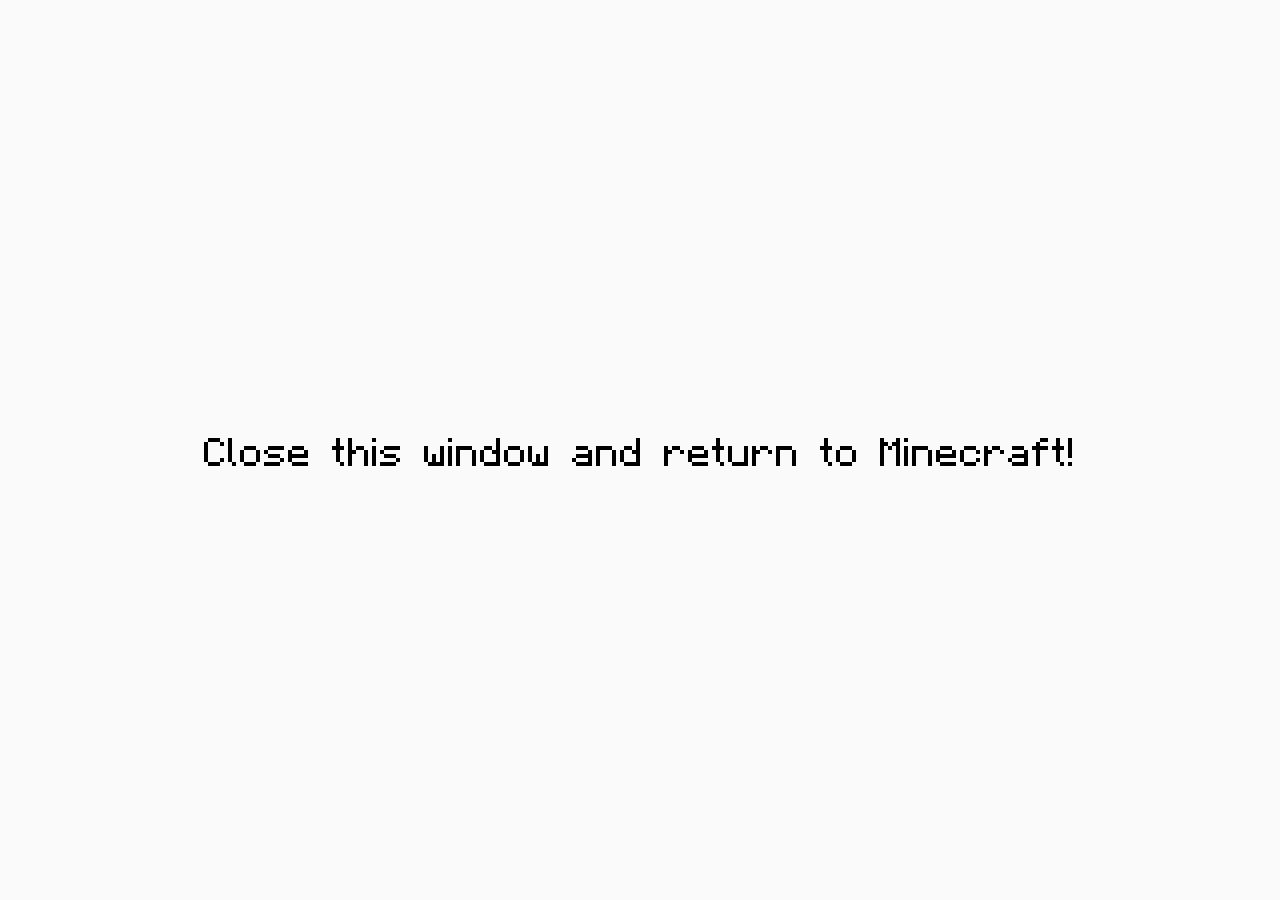
<file: src/main/resources/callback.html>
<!DOCTYPE html>
<html lang="en">

<head>
  <meta charset="UTF-8">
  <meta http-equiv="X-UA-Compatible" content="IE=edge">
  <meta name="viewport" content="width=device-width, initial-scale=1.0">
  <title>Close this window and return to Minecraft!</title>
  <link href="[data-uri]" rel="icon" type="image/x-icon">
  <style>
    @font-face {
      font-family: Minecraftia;
      src: url([data-uri]);
    }

    body {
      height: 100vh;
      margin: 0;
      display: flex;
      align-items: center;
      justify-content: center;
      text-align: center;
      background: #FAFAFA;
      color: #000;
      font-family: Minecraftia;
      font-size: 2em;
    }

    @media (prefers-color-scheme: dark) {
      body {
        background: #303030;
        color: #FFF;
      }
    }
  </style>
</head>

<body>
  <div>
    Close this window and return to Minecraft!
  </div>
</body>

</html>
</file>
<file: docs/style.css>
/* ===================================================================
   Elara Client — website
   Design language: OneConfig (deep navy + electric blue + glass)
   =================================================================== */

:root {
  --bg: #0a0d12;
  --bg-nav: #0d1117;
  --surface: #141922;
  --surface-2: #1a202d;
  --surface-3: #202835;
  --border: #232b3a;
  --border-soft: #1b2230;

  --accent: #3b82f6;
  --accent-2: #60a5fa;
  --accent-soft: rgba(59, 130, 246, 0.14);
  --accent-grad: linear-gradient(135deg, #3b82f6 0%, #60a5fa 60%, #93c5fd 100%);

  --text: #e6ebf2;
  --text-dim: #98a3b3;
  --text-mute: #6b7686;

  --radius: 12px;
  --radius-sm: 8px;
  --radius-pill: 999px;

  --sidebar-w: 264px;
  --font: 'Inter', -apple-system, BlinkMacSystemFont, 'Segoe UI', sans-serif;
  --mono: 'JetBrains Mono', ui-monospace, SFMono-Regular, monospace;
}

* { box-sizing: border-box; }

html { scroll-behavior: smooth; }

body {
  margin: 0;
  font-family: var(--font);
  background: var(--bg);
  color: var(--text);
  -webkit-font-smoothing: antialiased;
  text-rendering: optimizeLegibility;
  overflow-x: hidden;
}

img { display: block; max-width: 100%; }

a { color: inherit; text-decoration: none; }

::selection { background: var(--accent); color: #fff; }

/* Scrollbar */
::-webkit-scrollbar { width: 10px; height: 10px; }
::-webkit-scrollbar-track { background: transparent; }
::-webkit-scrollbar-thumb { background: #232b3a; border-radius: 8px; border: 2px solid var(--bg); }
::-webkit-scrollbar-thumb:hover { background: #2f3949; }

/* ===================== Background ===================== */
.bg-grid {
  position: fixed; inset: 0; z-index: -3;
  background-image:
    linear-gradient(rgba(255,255,255,0.028) 1px, transparent 1px),
    linear-gradient(90deg, rgba(255,255,255,0.028) 1px, transparent 1px);
  background-size: 44px 44px;
  mask-image: radial-gradient(ellipse 90% 70% at 50% 0%, #000 35%, transparent 78%);
  pointer-events: none;
}

.bg-glow {
  position: fixed; z-index: -2; border-radius: 50%;
  filter: blur(120px); opacity: 0.5; pointer-events: none;
}
.bg-glow-a { width: 560px; height: 560px; top: -180px; right: -120px; background: radial-gradient(circle, rgba(59,130,246,0.55), transparent 65%); }
.bg-glow-b { width: 520px; height: 520px; bottom: -180px; left: 20%; background: radial-gradient(circle, rgba(96,165,250,0.28), transparent 65%); }

/* ===================== Sidebar ===================== */
.sidebar {
  position: fixed; inset: 0 auto 0 0; width: var(--sidebar-w);
  background: linear-gradient(180deg, var(--bg-nav), #0a0d13);
  border-right: 1px solid var(--border-soft);
  display: flex; flex-direction: column;
  z-index: 50; padding: 22px 16px 18px;
}

.sidebar-logo { display: flex; align-items: center; gap: 11px; padding: 0 8px 22px; }

.logo-diamond {
  width: 34px; height: 34px; border-radius: 9px;
  display: grid; place-items: center;
  background: var(--accent-grad);
  color: #fff; font-size: 17px;
  box-shadow: 0 6px 20px rgba(59,130,246,0.45);
}
.logo-text { display: flex; flex-direction: column; line-height: 1; }
.logo-name { font-weight: 800; font-size: 17px; letter-spacing: 0.2px; }
.logo-sub { font-size: 9.5px; font-weight: 600; letter-spacing: 0.32em; color: var(--text-mute); margin-top: 4px; }

.sidebar-scroll { flex: 1; overflow-y: auto; margin: 0 -4px; padding: 0 4px; }

.nav-group { margin-bottom: 26px; }
.nav-group-title {
  font-size: 10.5px; font-weight: 700; letter-spacing: 0.16em;
  text-transform: uppercase; color: var(--text-mute);
  padding: 0 8px; margin-bottom: 9px;
}

.nav-item {
  display: flex; align-items: center; gap: 11px;
  padding: 9px 11px; margin: 2px 0;
  border-radius: var(--radius-sm);
  font-size: 13.5px; font-weight: 500; color: var(--text-dim);
  transition: background 0.15s, color 0.15s;
  position: relative;
}
.nav-item svg { width: 17px; height: 17px; flex: none; opacity: 0.85; }
.nav-item:hover { background: var(--surface); color: var(--text); }
.nav-item.is-active { background: var(--accent-soft); color: var(--accent-2); }
.nav-item.is-active::before {
  content: ''; position: absolute; left: -16px; top: 50%; transform: translateY(-50%);
  width: 3px; height: 20px; border-radius: 3px; background: var(--accent);
}
.nav-item-accent svg { color: var(--accent-2); }

.btn-sidebar-accent {
  display: flex; align-items: center; justify-content: center; gap: 9px;
  background: var(--accent-grad); color: #fff;
  padding: 10px 12px; border-radius: var(--radius-sm);
  font-weight: 700; font-size: 13.5px;
  box-shadow: 0 8px 22px rgba(59,130,246,0.35);
  transition: transform 0.15s, box-shadow 0.15s;
}
.btn-sidebar-accent svg { width: 16px; height: 16px; }
.btn-sidebar-accent:hover { transform: translateY(-1px); box-shadow: 0 10px 26px rgba(59,130,246,0.5); }

.sidebar-foot {
  display: flex; gap: 8px; align-items: flex-start;
  padding: 13px 9px 0; border-top: 1px solid var(--border-soft);
  font-size: 11.5px; line-height: 1.45; color: var(--text-mute);
}
.sidebar-foot em { color: var(--text-dim); font-style: normal; }
.status-dot {
  width: 7px; height: 7px; border-radius: 50%; margin-top: 5px; flex: none;
  background: #22c55e; box-shadow: 0 0 0 3px rgba(34,197,94,0.18);
  animation: pulse 2s infinite;
}
@keyframes pulse { 0%,100% { opacity: 1; } 50% { opacity: 0.45; } }

/* ===================== Mobile bar ===================== */
.mobile-bar {
  display: none;
  position: sticky; top: 0; z-index: 60;
  align-items: center; justify-content: space-between;
  padding: 14px 18px;
  background: rgba(10,13,18,0.82); backdrop-filter: blur(14px);
  border-bottom: 1px solid var(--border-soft);
}
.mobile-logo { display: flex; align-items: center; gap: 10px; }
.mobile-logo .logo-name { font-size: 16px; }
.mobile-toggle { background: none; border: 1px solid var(--border); border-radius: 8px; width: 40px; height: 36px; display: grid; place-items: center; cursor: pointer; }
.mobile-toggle span { display: block; width: 16px; height: 2px; background: var(--text); border-radius: 2px; transition: 0.2s; }

/* ===================== Main ===================== */
.main { margin-left: var(--sidebar-w); }

.section { padding: 100px 64px; max-width: 1320px; margin: 0 auto; }

.section-head { max-width: 680px; margin-bottom: 44px; }

.eyebrow {
  display: inline-block;
  font-size: 11.5px; font-weight: 700; letter-spacing: 0.18em;
  text-transform: uppercase; color: var(--accent-2);
  margin-bottom: 16px;
}

h2 { font-size: clamp(30px, 4vw, 44px); line-height: 1.08; margin: 0 0 14px; font-weight: 800; letter-spacing: -0.02em; }
.section-head p { color: var(--text-dim); font-size: 16px; margin: 0; }

.grad { background: var(--accent-grad); -webkit-background-clip: text; background-clip: text; -webkit-text-fill-color: transparent; }
.mono { font-family: var(--mono); font-weight: 500; color: var(--accent-2); }

/* ===================== Buttons ===================== */
.btn {
  display: inline-flex; align-items: center; gap: 9px;
  padding: 12px 20px; border-radius: var(--radius-sm);
  font-weight: 600; font-size: 14px; cursor: pointer;
  transition: transform 0.15s, box-shadow 0.15s, background 0.15s;
}
.btn svg { width: 17px; height: 17px; }
.btn-primary { background: var(--accent-grad); color: #fff; box-shadow: 0 8px 22px rgba(59,130,246,0.35); }
.btn-primary:hover { transform: translateY(-2px); box-shadow: 0 12px 30px rgba(59,130,246,0.5); }
.btn-ghost { background: var(--surface); color: var(--text); border: 1px solid var(--border); }
.btn-ghost:hover { background: var(--surface-2); transform: translateY(-2px); }
.btn-lg { padding: 14px 24px; font-size: 15px; }
.btn-xl { padding: 16px 28px; font-size: 16px; }

/* ===================== Hero ===================== */
.hero { min-height: 100vh; display: flex; flex-direction: column; justify-content: center; }

.hero-grid { display: grid; grid-template-columns: 1fr 1fr; gap: 56px; align-items: center; }

.badge {
  display: inline-flex; align-items: center; gap: 8px;
  background: var(--surface); border: 1px solid var(--border);
  padding: 7px 14px; border-radius: var(--radius-pill);
  font-size: 12.5px; font-weight: 600; color: var(--text-dim);
  margin-bottom: 24px;
}
.badge-dot { width: 8px; height: 8px; border-radius: 50%; background: var(--accent-2); box-shadow: 0 0 12px var(--accent); }

.hero-title { font-size: clamp(44px, 6.5vw, 72px); font-weight: 800; letter-spacing: -0.03em; line-height: 1.02; margin: 0 0 18px; }
.hero-sub { font-size: 18px; line-height: 1.55; color: var(--text-dim); margin: 0 0 30px; }

.hero-actions { display: flex; gap: 14px; flex-wrap: wrap; margin-bottom: 38px; }

.hero-stats { display: flex; gap: 0; }
.stat { padding-right: 34px; }
.stat + .stat { padding-left: 34px; border-left: 1px solid var(--border); }
.stat-num { font-size: 34px; font-weight: 800; font-family: var(--mono); background: var(--accent-grad); -webkit-background-clip: text; background-clip: text; -webkit-text-fill-color: transparent; }
.stat-label { display: block; font-size: 12.5px; color: var(--text-mute); margin-top: 2px; }

/* Window (screenshot frame) */
.hero-visual { position: relative; }
.window {
  background: var(--surface-2); border: 1px solid var(--border);
  border-radius: 14px; overflow: hidden;
  box-shadow: 0 30px 70px rgba(0,0,0,0.55), 0 0 0 1px rgba(59,130,246,0.06);
}
.window-bar {
  display: flex; align-items: center; gap: 14px;
  padding: 11px 14px; background: var(--surface);
  border-bottom: 1px solid var(--border-soft);
}
.traffic { display: flex; gap: 7px; }
.t { width: 11px; height: 11px; border-radius: 50%; }
.t.red { background: #ff5f57; } .t.yellow { background: #febc2e; } .t.green { background: #28c840; }
.window-title { flex: 1; text-align: center; font-size: 12.5px; color: var(--text-dim); font-weight: 500; }
.window-live { display: flex; align-items: center; gap: 6px; font-size: 10.5px; font-weight: 700; letter-spacing: 0.1em; color: #22c55e; }
.live-dot { width: 6px; height: 6px; border-radius: 50%; background: #22c55e; animation: pulse 1.6s infinite; }
.window-body { padding: 0; }
.window-body img { width: 100%; height: auto; }

.hero-badge-strip { display: flex; gap: 10px; margin-top: 18px; flex-wrap: wrap; }
.hbs-item {
  font-size: 12px; font-weight: 600; color: var(--text-dim);
  background: var(--surface); border: 1px solid var(--border);
  padding: 7px 13px; border-radius: var(--radius-pill);
}

.hero-scroll { display: flex; align-items: center; gap: 12px; margin-top: 60px; color: var(--text-mute); font-size: 12px; letter-spacing: 0.12em; text-transform: uppercase; }
.mouse { width: 22px; height: 34px; border: 1.5px solid var(--border); border-radius: 12px; position: relative; }
.wheel { width: 3px; height: 7px; background: var(--accent-2); border-radius: 2px; position: absolute; top: 6px; left: 50%; transform: translateX(-50%); animation: scroll 2s infinite; }
@keyframes scroll { 0% { opacity: 0; top: 6px; } 40% { opacity: 1; } 80% { opacity: 0; top: 18px; } 100% { opacity: 0; } }

/* ===================== Tabs ===================== */
.tabs {
  display: inline-flex; gap: 6px; flex-wrap: wrap;
  background: var(--surface); border: 1px solid var(--border);
  padding: 5px; border-radius: var(--radius-pill);
  margin-bottom: 34px;
}
.tab {
  border: none; background: transparent; color: var(--text-dim);
  padding: 9px 20px; border-radius: var(--radius-pill);
  font-family: var(--font); font-size: 13.5px; font-weight: 600; cursor: pointer;
  transition: background 0.15s, color 0.15s;
}
.tab:hover { color: var(--text); }
.tab.is-active { background: var(--accent); color: #fff; box-shadow: 0 4px 14px rgba(59,130,246,0.4); }

/* ===================== Shot cards ===================== */
.shot-card {
  margin: 0; background: var(--surface); border: 1px solid var(--border);
  border-radius: var(--radius); overflow: hidden;
  box-shadow: 0 22px 50px rgba(0,0,0,0.4);
}
.shot-card img { width: 100%; height: auto; }
.shot-card figcaption {
  padding: 13px 16px; font-size: 13px; color: var(--text-dim);
  border-top: 1px solid var(--border-soft);
}
.shot-card.tall img { max-height: 460px; object-fit: cover; object-position: top; }

/* ===================== Modules ===================== */
.modules-layout { display: grid; grid-template-columns: 1.1fr 1fr; gap: 44px; align-items: start; }

.module-grid { display: grid; grid-template-columns: repeat(4, 1fr); gap: 12px; }
.module-card {
  background: var(--surface-2); border: 1px solid var(--border);
  border-radius: var(--radius-sm); padding: 16px 14px 13px;
  text-align: center; position: relative; overflow: hidden;
  transition: border-color 0.15s, transform 0.15s;
}
.module-card:hover { border-color: var(--accent); transform: translateY(-2px); }
.module-card .mod-ic { font-size: 20px; margin-bottom: 9px; }
.module-card .mod-name { font-size: 13px; font-weight: 600; }
.module-card .mod-state {
  display: inline-block; margin-top: 9px; font-size: 10px; font-weight: 700;
  letter-spacing: 0.1em; padding: 3px 9px; border-radius: var(--radius-pill);
  color: var(--text-mute); background: var(--surface-3);
}
.module-card.is-on { border-color: rgba(59,130,246,0.5); background: linear-gradient(180deg, rgba(59,130,246,0.12), var(--surface-2)); }
.module-card.is-on .mod-state { background: var(--accent); color: #fff; }

/* ===================== Music ===================== */
.music-layout { display: grid; grid-template-columns: 1.15fr 1fr; gap: 44px; align-items: start; }

.music-shots { position: relative; }
.music-shots .shot-card { display: none; }
.music-shots .shot-card.show { display: block; animation: fadeIn 0.3s ease; }
@keyframes fadeIn { from { opacity: 0; transform: translateY(6px); } to { opacity: 1; transform: none; } }

.music-features { display: flex; flex-direction: column; gap: 16px; }
.music-feature {
  display: flex; gap: 16px; padding: 18px;
  background: var(--surface); border: 1px solid var(--border); border-radius: var(--radius);
}
.mf-icon {
  width: 42px; height: 42px; flex: none; border-radius: 10px;
  display: grid; place-items: center; font-size: 18px; font-weight: 700;
  background: var(--accent-soft); color: var(--accent-2); border: 1px solid rgba(59,130,246,0.25);
}
.music-feature h4 { margin: 0 0 4px; font-size: 15px; }
.music-feature p { margin: 0; color: var(--text-dim); font-size: 13.5px; line-height: 1.5; }

/* ===================== Themes ===================== */
.themes-layout { display: grid; grid-template-columns: 1.1fr 1fr; gap: 44px; align-items: start; }

.theme-grid { display: grid; grid-template-columns: repeat(4, 1fr); gap: 14px; }
.theme-preview { display: flex; flex-direction: column; gap: 18px; }
.theme-preview img.fade { animation: fadeIn 0.32s ease; }
.theme-card.is-editing { border-color: var(--accent); box-shadow: 0 0 22px rgba(59,130,246,0.28); transform: translateY(-2px); }
.theme-card {
  background: var(--surface); border: 1px solid var(--border);
  border-radius: var(--radius); padding: 14px; text-align: center;
  transition: border-color 0.15s, transform 0.15s;
}
.theme-card:hover { transform: translateY(-3px); border-color: var(--accent); }
.theme-card.is-active { border-color: var(--accent); box-shadow: 0 0 0 1px var(--accent); }

.theme-swatch {
  background: linear-gradient(135deg, var(--t), #11151c);
  border-radius: var(--radius-sm); padding: 13px; margin-bottom: 11px;
  display: flex; flex-direction: column; gap: 8px;
}
.theme-swatch.glass { background: linear-gradient(135deg, rgba(96,165,250,0.5), rgba(20,25,34,0.6)); backdrop-filter: blur(2px); }
.theme-card.is-light .theme-swatch { background: #eef2f6; }
.theme-card.is-light .sw-bar { background: var(--t); }

.sw-bar { height: 5px; width: 55%; border-radius: 3px; background: var(--t); }
.sw-row { display: flex; align-items: center; gap: 6px; }
.sw-row i { width: 8px; height: 8px; border-radius: 50%; background: var(--t); flex: none; }
.sw-row b { height: 4px; border-radius: 2px; background: rgba(255,255,255,0.22); width: 70%; }
.sw-row b.short { width: 45%; }
.theme-card.is-light .sw-row b { background: rgba(15,23,42,0.18); }

.theme-card h4 { margin: 0 0 11px; font-size: 13.5px; font-weight: 600; }
.theme-actions { display: flex; gap: 7px; justify-content: center; }
.theme-actions button {
  background: var(--surface-2); border: 1px solid var(--border); color: var(--text-dim);
  padding: 5px 11px; border-radius: 7px; font-size: 11.5px; font-weight: 600; cursor: pointer;
  font-family: var(--font); transition: 0.15s;
}
.theme-actions button:hover { color: var(--text); border-color: var(--accent); }
.theme-actions button.apply.active { background: var(--accent); color: #fff; border-color: var(--accent); }

/* ===================== OneConfig ===================== */
.oneconfig { position: relative; }

.oc-layout { display: grid; grid-template-columns: 1.1fr 1fr; gap: 44px; align-items: start; }

.oc-note {
  background: var(--surface); border: 1px solid var(--border);
  border-radius: var(--radius); padding: 22px; margin-bottom: 20px;
}
.oc-note-label {
  font-size: 11px; font-weight: 700; letter-spacing: 0.16em; text-transform: uppercase;
  color: var(--accent-2); display: block; margin-bottom: 14px;
}
.oc-list { list-style: none; margin: 0; padding: 0; }
.oc-list li { display: flex; align-items: center; gap: 10px; padding: 7px 0; color: var(--text-dim); font-size: 14px; }
.li-dot { width: 6px; height: 6px; border-radius: 50%; background: var(--accent); flex: none; }

.oc-versus { display: grid; grid-template-columns: 1fr 1fr; gap: 14px; }
.oc-v-card {
  background: var(--surface); border: 1px solid var(--border);
  border-radius: var(--radius); padding: 18px;
}
.oc-v-card.muted { opacity: 0.85; }
.oc-v-title { font-size: 17px; font-weight: 700; margin-bottom: 9px; }
.oc-v-pill { display: inline-block; font-size: 10.5px; font-weight: 700; letter-spacing: 0.08em; text-transform: uppercase; padding: 4px 10px; border-radius: var(--radius-pill); margin-bottom: 10px; }
.oc-v-pill.ok { background: rgba(34,197,94,0.15); color: #4ade80; }
.oc-v-pill.soon { background: rgba(245,158,11,0.15); color: #fbbf24; }
.oc-v-card p { margin: 0; color: var(--text-dim); font-size: 13px; line-height: 1.5; }

/* ===================== About ===================== */
.about-layout { display: grid; grid-template-columns: 0.8fr 1.2fr; gap: 44px; align-items: start; }
.meta-grid { display: flex; flex-direction: column; gap: 12px; }
.meta-row {
  display: flex; justify-content: space-between; align-items: center;
  background: var(--surface); border: 1px solid var(--border);
  padding: 15px 18px; border-radius: var(--radius-sm);
}
.meta-row span { color: var(--text-mute); font-size: 13.5px; }
.meta-row b { font-size: 14.5px; font-weight: 600; }

/* ===================== Changelog ===================== */
.changelog-layout { display: grid; grid-template-columns: 1.1fr 1fr; gap: 44px; align-items: start; }
.changelog-list { display: flex; flex-direction: column; gap: 16px; }
.clog-card {
  background: var(--surface); border: 1px solid var(--border);
  border-radius: var(--radius); padding: 20px 22px;
}
.clog-head { display: flex; justify-content: space-between; align-items: baseline; margin-bottom: 12px; }
.clog-ver { font-size: 18px; font-weight: 800; font-family: var(--mono); }
.clog-date { font-size: 12px; color: var(--text-mute); }
.clog-card ul { margin: 0; padding-left: 18px; }
.clog-card li { color: var(--text-dim); font-size: 13.5px; line-height: 1.6; padding: 2px 0; }
.clog-card li::marker { color: var(--accent); }

/* ===================== CTA / Download ===================== */
.cta {
  position: relative; text-align: center;
  background: var(--surface); border: 1px solid var(--border);
  border-radius: 22px; padding: 72px 40px; overflow: hidden;
}
.cta-glow { position: absolute; inset: 0; background: radial-gradient(ellipse 60% 80% at 50% 0%, rgba(59,130,246,0.22), transparent 70%); pointer-events: none; }
.cta h2 { font-size: clamp(30px, 4.5vw, 50px); margin-bottom: 10px; }
.cta-sub { color: var(--text-dim); font-size: 16px; margin: 0 0 32px; }
.cta-actions { display: flex; gap: 14px; justify-content: center; flex-wrap: wrap; margin-bottom: 30px; }
.cta-note { max-width: 560px; margin: 0 auto; }
.cta-note p {
  color: var(--text-mute); font-size: 13.5px; line-height: 1.6;
  background: rgba(59,130,246,0.07); border: 1px solid var(--border);
  padding: 13px 18px; border-radius: var(--radius-sm);
}
.cta-note strong { color: var(--text-dim); }

/* ===================== Footer ===================== */
.footer { border-top: 1px solid var(--border-soft); padding: 56px 64px 30px; }
.footer-inner { display: flex; justify-content: space-between; gap: 40px; flex-wrap: wrap; max-width: 1320px; margin: 0 auto; }
.footer-brand p { color: var(--text-mute); font-size: 13.5px; line-height: 1.6; margin: 18px 0 0; }
.footer-cols { display: flex; gap: 64px; }
.footer-col h5 { font-size: 11px; font-weight: 700; letter-spacing: 0.14em; text-transform: uppercase; color: var(--text-mute); margin: 0 0 14px; }
.footer-col a { display: block; color: var(--text-dim); font-size: 13.5px; padding: 5px 0; transition: color 0.15s; }
.footer-col a:hover { color: var(--accent-2); }
.footer-bottom {
  display: flex; justify-content: space-between; flex-wrap: wrap; gap: 10px;
  max-width: 1320px; margin: 40px auto 0; padding-top: 22px;
  border-top: 1px solid var(--border-soft); color: var(--text-mute); font-size: 12.5px;
}

/* ===================== Reveal ===================== */
.reveal { opacity: 0; transform: translateY(20px); transition: opacity 0.6s ease, transform 0.6s ease; }
.reveal.in { opacity: 1; transform: none; }

/* ===================== Responsive ===================== */
@media (max-width: 1080px) {
  .hero-grid, .modules-layout, .music-layout, .themes-layout,
  .oc-layout, .about-layout, .changelog-layout { grid-template-columns: 1fr; }
  .module-grid, .theme-grid { grid-template-columns: repeat(3, 1fr); }
  .section { padding: 72px 28px; }
}

@media (max-width: 820px) {
  .sidebar { transform: translateX(-100%); transition: transform 0.25s ease; width: 280px; }
  .sidebar.open { transform: translateX(0); }
  .main { margin-left: 0; }
  .mobile-bar { display: flex; }
  .hero-stats { flex-wrap: wrap; }
  .module-grid, .theme-grid { grid-template-columns: repeat(2, 1fr); }
  .oc-versus { grid-template-columns: 1fr; }
  .footer-cols { gap: 32px; }
}
</file>
<file: website/style.css>
:root {
  --bg-0: #06060a;
  --bg-1: #0a0a12;
  --bg-2: #10101c;
  --surface: rgba(255, 255, 255, 0.04);
  --surface-hover: rgba(255, 255, 255, 0.07);
  --surface-active: rgba(255, 255, 255, 0.1);
  --border: rgba(255, 255, 255, 0.08);
  --border-strong: rgba(255, 255, 255, 0.14);
  --text: #f0f0f4;
  --text-dim: #9a9ab0;
  --text-muted: #6a6a7e;
  --accent: #7c5cff;
  --accent-2: #3dd6e5;
  --accent-3: #ff6b9d;
  --accent-4: #4ade80;
  --glass-bg: rgba(16, 16, 28, 0.72);
  --glass-blur: 24px;
  --radius: 16px;
  --radius-sm: 10px;
  --radius-lg: 24px;
  --shadow: 0 20px 60px -15px rgba(0, 0, 0, 0.6);
  --shadow-glow: 0 0 60px rgba(124, 92, 255, 0.25);
  --font: 'Inter', -apple-system, BlinkMacSystemFont, 'Segoe UI', sans-serif;
  --font-mono: 'JetBrains Mono', monospace;
}

*,
*::before,
*::after {
  box-sizing: border-box;
  margin: 0;
  padding: 0;
}

html {
  scroll-behavior: smooth;
  -webkit-font-smoothing: antialiased;
  -moz-osx-font-smoothing: grayscale;
}

body {
  font-family: var(--font);
  background: var(--bg-0);
  color: var(--text);
  line-height: 1.6;
  overflow-x: hidden;
  min-height: 100vh;
}

a {
  color: inherit;
  text-decoration: none;
}

button {
  font-family: inherit;
  cursor: pointer;
  border: none;
  background: none;
  color: inherit;
}

img {
  max-width: 100%;
  display: block;
}

/* ===================== BACKGROUND ===================== */
.bg-orbs {
  position: fixed;
  inset: 0;
  pointer-events: none;
  z-index: 0;
  overflow: hidden;
}

.orb {
  position: absolute;
  border-radius: 50%;
  filter: blur(100px);
  opacity: 0.35;
  animation: orbFloat 20s ease-in-out infinite;
}

.orb-1 {
  width: 600px;
  height: 600px;
  background: radial-gradient(circle, #7c5cff 0%, transparent 70%);
  top: -200px;
  right: -150px;
  animation-delay: 0s;
}

.orb-2 {
  width: 500px;
  height: 500px;
  background: radial-gradient(circle, #3dd6e5 0%, transparent 70%);
  top: 40%;
  left: -200px;
  animation-delay: -5s;
}

.orb-3 {
  width: 400px;
  height: 400px;
  background: radial-gradient(circle, #ff6b9d 0%, transparent 70%);
  bottom: -100px;
  right: 20%;
  animation-delay: -10s;
}

.orb-4 {
  width: 350px;
  height: 350px;
  background: radial-gradient(circle, #4ade80 0%, transparent 70%);
  top: 20%;
  left: 30%;
  animation-delay: -15s;
  opacity: 0.2;
}

@keyframes orbFloat {
  0%, 100% { transform: translate(0, 0) scale(1); }
  25% { transform: translate(40px, -60px) scale(1.08); }
  50% { transform: translate(-30px, 40px) scale(0.95); }
  75% { transform: translate(60px, 30px) scale(1.05); }
}

.grid-overlay {
  position: fixed;
  inset: 0;
  pointer-events: none;
  z-index: 1;
  background-image:
    linear-gradient(rgba(255, 255, 255, 0.025) 1px, transparent 1px),
    linear-gradient(90deg, rgba(255, 255, 255, 0.025) 1px, transparent 1px);
  background-size: 64px 64px;
  mask-image: radial-gradient(ellipse at 50% 30%, black 20%, transparent 70%);
  -webkit-mask-image: radial-gradient(ellipse at 50% 30%, black 20%, transparent 70%);
}

/* ===================== NAV ===================== */
.nav {
  position: fixed;
  top: 0;
  left: 0;
  right: 0;
  z-index: 100;
  transition: all 0.4s cubic-bezier(0.4, 0, 0.2, 1);
  padding: 16px 0;
}

.nav.scrolled {
  padding: 10px 0;
  background: rgba(6, 6, 10, 0.7);
  backdrop-filter: blur(20px) saturate(180%);
  -webkit-backdrop-filter: blur(20px) saturate(180%);
  border-bottom: 1px solid var(--border);
}

.nav-inner {
  max-width: 1280px;
  margin: 0 auto;
  padding: 0 32px;
  display: flex;
  align-items: center;
  justify-content: space-between;
  gap: 48px;
}

.nav-logo {
  display: flex;
  align-items: center;
  gap: 10px;
  font-weight: 800;
  font-size: 20px;
  letter-spacing: -0.02em;
}

.logo-mark {
  width: 32px;
  height: 32px;
  display: flex;
  align-items: center;
  justify-content: center;
  background: linear-gradient(135deg, var(--accent), var(--accent-2));
  border-radius: 8px;
  font-size: 16px;
  color: white;
}

.logo-text {
  background: linear-gradient(135deg, #fff 0%, #a0a0b8 100%);
  -webkit-background-clip: text;
  -webkit-text-fill-color: transparent;
  background-clip: text;
}

.nav-links {
  display: flex;
  gap: 8px;
  list-style: none;
}

.nav-links a {
  padding: 8px 16px;
  font-size: 14px;
  font-weight: 500;
  color: var(--text-dim);
  border-radius: 8px;
  transition: all 0.25s ease;
  position: relative;
}

.nav-links a:hover {
  color: var(--text);
  background: var(--surface);
}

.nav-actions {
  display: flex;
  gap: 10px;
}

/* ===================== BUTTONS ===================== */
.btn {
  display: inline-flex;
  align-items: center;
  gap: 8px;
  padding: 10px 20px;
  font-size: 14px;
  font-weight: 600;
  border-radius: 10px;
  transition: all 0.25s cubic-bezier(0.4, 0, 0.2, 1);
  white-space: nowrap;
  cursor: pointer;
  position: relative;
  overflow: hidden;
}

.btn-primary {
  background: linear-gradient(135deg, var(--accent) 0%, var(--accent-2) 100%);
  color: white;
  box-shadow: 0 4px 20px rgba(124, 92, 255, 0.35);
}

.btn-primary:hover {
  transform: translateY(-2px);
  box-shadow: 0 8px 30px rgba(124, 92, 255, 0.5);
}

.btn-primary:active {
  transform: translateY(0);
}

.btn-ghost {
  background: var(--surface);
  color: var(--text);
  border: 1px solid var(--border);
  backdrop-filter: blur(10px);
  -webkit-backdrop-filter: blur(10px);
}

.btn-ghost:hover {
  background: var(--surface-hover);
  border-color: var(--border-strong);
  transform: translateY(-2px);
}

.btn-lg {
  padding: 14px 28px;
  font-size: 15px;
  border-radius: 12px;
}

.btn-xl {
  padding: 18px 36px;
  font-size: 16px;
  border-radius: 14px;
}

/* ===================== HERO ===================== */
.hero {
  position: relative;
  z-index: 2;
  min-height: 100vh;
  display: flex;
  align-items: center;
  justify-content: center;
  padding: 120px 32px 80px;
}

.hero-inner {
  max-width: 1280px;
  width: 100%;
  margin: 0 auto;
  display: grid;
  grid-template-columns: 1fr 1fr;
  gap: 80px;
  align-items: center;
}

.badge {
  display: inline-flex;
  align-items: center;
  gap: 8px;
  padding: 8px 16px;
  background: var(--glass-bg);
  backdrop-filter: blur(20px);
  -webkit-backdrop-filter: blur(20px);
  border: 1px solid var(--border);
  border-radius: 100px;
  font-size: 13px;
  font-weight: 500;
  color: var(--text-dim);
  margin-bottom: 32px;
}

.pulse {
  width: 8px;
  height: 8px;
  background: var(--accent-4);
  border-radius: 50%;
  animation: pulse 2s ease-in-out infinite;
}

@keyframes pulse {
  0%, 100% { opacity: 1; transform: scale(1); }
  50% { opacity: 0.5; transform: scale(1.3); }
}

.hero-title {
  font-size: clamp(48px, 7vw, 96px);
  font-weight: 900;
  line-height: 1;
  letter-spacing: -0.04em;
  margin-bottom: 20px;
}

.gradient-text {
  background: linear-gradient(135deg, var(--accent) 0%, var(--accent-2) 50%, var(--accent-3) 100%);
  -webkit-background-clip: text;
  -webkit-text-fill-color: transparent;
  background-clip: text;
}

.hero-subtitle {
  font-size: clamp(18px, 2vw, 22px);
  color: var(--text-dim);
  margin-bottom: 40px;
  line-height: 1.5;
}

.hero-subtitle .muted {
  color: var(--text-muted);
  font-size: 0.85em;
}

.hero-actions {
  display: flex;
  gap: 16px;
  margin-bottom: 56px;
  flex-wrap: wrap;
}

.hero-stats {
  display: flex;
  align-items: center;
  gap: 32px;
}

.stat {
  display: flex;
  flex-direction: column;
  gap: 4px;
}

.stat-num {
  font-size: 42px;
  font-weight: 800;
  letter-spacing: -0.03em;
  background: linear-gradient(135deg, #fff, #b0b0c8);
  -webkit-background-clip: text;
  -webkit-text-fill-color: transparent;
  background-clip: text;
}

.stat-label {
  font-size: 13px;
  color: var(--text-muted);
  font-weight: 500;
  text-transform: uppercase;
  letter-spacing: 0.05em;
}

.stat-divider {
  width: 1px;
  height: 40px;
  background: var(--border);
}

/* Hero Visual */
.hero-visual {
  position: relative;
  display: flex;
  align-items: center;
  justify-content: center;
}

.preview-card {
  width: 100%;
  max-width: 480px;
  background: var(--glass-bg);
  backdrop-filter: blur(var(--glass-blur)) saturate(180%);
  -webkit-backdrop-filter: blur(var(--glass-blur)) saturate(180%);
  border: 1px solid var(--border);
  border-radius: var(--radius-lg);
  box-shadow: var(--shadow), var(--shadow-glow);
  overflow: hidden;
  animation: floatCard 6s ease-in-out infinite;
}

@keyframes floatCard {
  0%, 100% { transform: translateY(0); }
  50% { transform: translateY(-12px); }
}

.preview-header {
  display: flex;
  align-items: center;
  gap: 12px;
  padding: 14px 18px;
  border-bottom: 1px solid var(--border);
  background: rgba(0, 0, 0, 0.2);
}

.traffic-lights {
  display: flex;
  gap: 6px;
}

.light {
  width: 12px;
  height: 12px;
  border-radius: 50%;
}

.light.red { background: #ff5f57; }
.light.yellow { background: #febc2e; }
.light.green { background: #28c840; }

.preview-title {
  flex: 1;
  text-align: center;
  font-size: 13px;
  font-weight: 500;
  color: var(--text-dim);
}

.preview-badge {
  font-size: 11px;
  font-weight: 700;
  padding: 3px 10px;
  background: linear-gradient(135deg, var(--accent), var(--accent-3));
  border-radius: 100px;
  color: white;
  letter-spacing: 0.05em;
}

.preview-body {
  display: grid;
  grid-template-columns: 120px 1fr;
  min-height: 320px;
}

.preview-sidebar {
  background: rgba(0, 0, 0, 0.3);
  padding: 14px 10px;
  border-right: 1px solid var(--border);
}

.side-logo {
  font-size: 14px;
  font-weight: 700;
  text-align: center;
  margin-bottom: 16px;
  color: var(--text-dim);
  letter-spacing: -0.02em;
}

.side-section {
  margin-bottom: 16px;
}

.side-section-title {
  font-size: 10px;
  font-weight: 700;
  text-transform: uppercase;
  letter-spacing: 0.08em;
  color: var(--text-muted);
  padding: 0 6px 6px;
}

.side-item {
  display: flex;
  align-items: center;
  gap: 8px;
  padding: 7px 8px;
  font-size: 12px;
  border-radius: 6px;
  color: var(--text-dim);
  cursor: pointer;
  transition: all 0.2s;
}

.side-item:hover {
  background: rgba(255, 255, 255, 0.04);
  color: var(--text);
}

.side-item.active {
  background: rgba(124, 92, 255, 0.15);
  color: var(--accent);
}

.dot {
  width: 6px;
  height: 6px;
  border-radius: 50%;
}

.c-combat { background: #ff5f57; }
.c-movement { background: #3dd6e5; }
.c-render { background: #ff6b9d; }
.c-world { background: #4ade80; }
.c-utility { background: #febc2e; }
.c-exploit { background: #a78bfa; }
.c-misc { background: #9ca3af; }

.preview-main {
  padding: 16px;
}

.preview-toolbar {
  display: flex;
  align-items: center;
  justify-content: space-between;
  margin-bottom: 14px;
}

.toolbar-title {
  font-size: 14px;
  font-weight: 600;
}

.toolbar-search {
  display: flex;
  align-items: center;
  gap: 6px;
  padding: 6px 12px;
  background: rgba(255, 255, 255, 0.06);
  border-radius: 8px;
  font-size: 12px;
  color: var(--text-muted);
  width: 130px;
}

.module-grid {
  display: grid;
  grid-template-columns: repeat(3, 1fr);
  gap: 8px;
}

.module-card {
  background: rgba(255, 255, 255, 0.04);
  border: 1px solid var(--border);
  border-radius: 10px;
  padding: 10px 8px;
  text-align: center;
  transition: all 0.25s;
  cursor: pointer;
}

.module-card:hover {
  background: rgba(255, 255, 255, 0.08);
  transform: translateY(-2px);
}

.module-card.active {
  background: rgba(124, 92, 255, 0.15);
  border-color: rgba(124, 92, 255, 0.3);
}

.mod-icon {
  font-size: 20px;
  margin-bottom: 4px;
}

.mod-name {
  font-size: 10px;
  font-weight: 600;
  margin-bottom: 3px;
}

.mod-status {
  font-size: 9px;
  font-weight: 700;
  color: var(--text-muted);
}

.mod-status.on {
  color: var(--accent-4);
}

.glow-ring {
  position: absolute;
  width: 560px;
  height: 560px;
  border-radius: 50%;
  background: radial-gradient(circle, rgba(124, 92, 255, 0.2) 0%, transparent 70%);
  z-index: -1;
  animation: glowPulse 4s ease-in-out infinite;
}

@keyframes glowPulse {
  0%, 100% { opacity: 0.5; }
  50% { opacity: 0.9; }
}

/* Hero scroll indicator */
.hero-scroll {
  position: absolute;
  bottom: 40px;
  left: 50%;
  transform: translateX(-50%);
  display: flex;
  flex-direction: column;
  align-items: center;
  gap: 8px;
  color: var(--text-muted);
  font-size: 12px;
  font-weight: 500;
}

.mouse {
  width: 22px;
  height: 36px;
  border: 2px solid var(--text-muted);
  border-radius: 12px;
  display: flex;
  justify-content: center;
  padding-top: 6px;
}

.wheel {
  width: 3px;
  height: 6px;
  background: var(--text-dim);
  border-radius: 2px;
  animation: wheel 1.8s ease-in-out infinite;
}

@keyframes wheel {
  0% { transform: translateY(0); opacity: 1; }
  100% { transform: translateY(12px); opacity: 0; }
}

/* ===================== SECTIONS ===================== */
.section {
  position: relative;
  z-index: 2;
  padding: 120px 32px;
}

.section-head {
  max-width: 720px;
  margin: 0 auto 64px;
  text-align: center;
}

.eyebrow {
  display: inline-block;
  font-size: 12px;
  font-weight: 700;
  text-transform: uppercase;
  letter-spacing: 0.15em;
  color: var(--accent);
  margin-bottom: 16px;
  padding: 6px 14px;
  background: rgba(124, 92, 255, 0.1);
  border: 1px solid rgba(124, 92, 255, 0.2);
  border-radius: 100px;
}

.eyebrow.light {
  color: var(--accent-2);
  background: rgba(61, 214, 229, 0.1);
  border-color: rgba(61, 214, 229, 0.2);
}

.section-head h2 {
  font-size: clamp(36px, 5vw, 60px);
  font-weight: 800;
  letter-spacing: -0.03em;
  line-height: 1.1;
  margin-bottom: 16px;
}

.section-head p {
  font-size: 18px;
  color: var(--text-dim);
}

/* ===================== FEATURES ===================== */
.features-grid {
  max-width: 1280px;
  margin: 0 auto;
  display: grid;
  grid-template-columns: repeat(3, 1fr);
  gap: 24px;
}

.feature-card {
  padding: 36px;
  background: var(--glass-bg);
  backdrop-filter: blur(var(--glass-blur));
  -webkit-backdrop-filter: blur(var(--glass-blur));
  border: 1px solid var(--border);
  border-radius: var(--radius-lg);
  transition: all 0.4s cubic-bezier(0.4, 0, 0.2, 1);
  opacity: 0;
  transform: translateY(30px);
}

.feature-card.visible {
  opacity: 1;
  transform: translateY(0);
  transition-delay: calc(var(--delay) * 80ms);
}

.feature-card:hover {
  background: var(--surface-hover);
  border-color: var(--border-strong);
  transform: translateY(-4px);
}

.feature-icon {
  width: 56px;
  height: 56px;
  display: flex;
  align-items: center;
  justify-content: center;
  border-radius: 14px;
  margin-bottom: 20px;
}

.feature-icon svg {
  width: 26px;
  height: 26px;
}

.icon-1 { background: linear-gradient(135deg, rgba(255, 95, 87, 0.2), rgba(255, 95, 87, 0.05)); color: #ff5f57; }
.icon-2 { background: linear-gradient(135deg, rgba(124, 92, 255, 0.2), rgba(124, 92, 255, 0.05)); color: #7c5cff; }
.icon-3 { background: linear-gradient(135deg, rgba(61, 214, 229, 0.2), rgba(61, 214, 229, 0.05)); color: #3dd6e5; }
.icon-4 { background: linear-gradient(135deg, rgba(255, 107, 157, 0.2), rgba(255, 107, 157, 0.05)); color: #ff6b9d; }
.icon-5 { background: linear-gradient(135deg, rgba(74, 222, 128, 0.2), rgba(74, 222, 128, 0.05)); color: #4ade80; }
.icon-6 { background: linear-gradient(135deg, rgba(254, 188, 46, 0.2), rgba(254, 188, 46, 0.05)); color: #febc2e; }

.feature-card h3 {
  font-size: 20px;
  font-weight: 700;
  margin-bottom: 10px;
  letter-spacing: -0.01em;
}

.feature-card p {
  font-size: 15px;
  color: var(--text-dim);
  line-height: 1.6;
}

/* ===================== MODULES ===================== */
.modules-section {
  background: linear-gradient(180deg, transparent 0%, rgba(124, 92, 255, 0.03) 50%, transparent 100%);
}

.mod-tabs {
  max-width: 1280px;
  margin: 0 auto 48px;
  display: flex;
  gap: 8px;
  justify-content: center;
  flex-wrap: wrap;
  opacity: 0;
  transform: translateY(20px);
  transition: all 0.6s ease;
}

.mod-tabs.visible {
  opacity: 1;
  transform: translateY(0);
}

.mod-tab {
  padding: 10px 20px;
  font-size: 14px;
  font-weight: 600;
  color: var(--text-dim);
  background: var(--surface);
  border: 1px solid var(--border);
  border-radius: 100px;
  transition: all 0.25s;
}

.mod-tab:hover {
  background: var(--surface-hover);
  color: var(--text);
}

.mod-tab.active {
  background: linear-gradient(135deg, var(--accent), var(--accent-2));
  color: white;
  border-color: transparent;
  box-shadow: 0 4px 20px rgba(124, 92, 255, 0.35);
}

.mod-display {
  max-width: 1280px;
  margin: 0 auto;
  display: grid;
  grid-template-columns: 1fr 1fr;
  gap: 48px;
  align-items: center;
}

.mod-preview {
  background: var(--glass-bg);
  backdrop-filter: blur(var(--glass-blur));
  -webkit-backdrop-filter: blur(var(--glass-blur));
  border: 1px solid var(--border);
  border-radius: var(--radius-lg);
  padding: 16px;
  overflow: hidden;
  opacity: 0;
  transform: translateX(-30px);
  transition: all 0.6s ease;
}

.mod-preview.visible {
  opacity: 1;
  transform: translateX(0);
}

.mod-preview img {
  width: 100%;
  border-radius: var(--radius);
}

.mod-cards {
  display: grid;
  grid-template-columns: repeat(2, 1fr);
  gap: 12px;
  opacity: 0;
  transform: translateX(30px);
  transition: all 0.6s ease;
}

.mod-cards.visible {
  opacity: 1;
  transform: translateX(0);
}

.mod-card {
  padding: 16px;
  background: var(--glass-bg);
  backdrop-filter: blur(12px);
  -webkit-backdrop-filter: blur(12px);
  border: 1px solid var(--border);
  border-radius: var(--radius);
  transition: all 0.3s;
  display: flex;
  flex-direction: column;
  gap: 8px;
  cursor: pointer;
}

.mod-card:hover {
  background: var(--surface-hover);
  border-color: var(--border-strong);
  transform: translateY(-3px);
}

.mod-card-header {
  display: flex;
  align-items: center;
  gap: 10px;
}

.mod-card-icon {
  width: 36px;
  height: 36px;
  display: flex;
  align-items: center;
  justify-content: center;
  border-radius: 10px;
  font-size: 18px;
  background: rgba(255, 255, 255, 0.06);
}

.mod-card-title {
  font-size: 15px;
  font-weight: 700;
}

.mod-card-desc {
  font-size: 13px;
  color: var(--text-muted);
  line-height: 1.4;
}

.mod-card-tag {
  font-size: 10px;
  font-weight: 600;
  padding: 3px 10px;
  background: rgba(255, 255, 255, 0.06);
  border-radius: 100px;
  color: var(--text-dim);
  align-self: flex-start;
}

/* ===================== MUSIC ===================== */
.music-section {
  overflow: hidden;
}

.music-bg {
  position: absolute;
  inset: 0;
  pointer-events: none;
  z-index: 0;
}

.music-orb {
  position: absolute;
  width: 500px;
  height: 500px;
  background: radial-gradient(circle, rgba(61, 214, 229, 0.15) 0%, transparent 70%);
  border-radius: 50%;
  top: 50%;
  left: 50%;
  transform: translate(-50%, -50%);
  filter: blur(60px);
}

.music-showcase {
  max-width: 1280px;
  margin: 0 auto;
  display: grid;
  grid-template-columns: 1.2fr 1fr;
  gap: 48px;
  align-items: start;
  position: relative;
  z-index: 1;
}

.music-card {
  background: var(--glass-bg);
  backdrop-filter: blur(var(--glass-blur)) saturate(180%);
  -webkit-backdrop-filter: blur(var(--glass-blur)) saturate(180%);
  border: 1px solid var(--border);
  border-radius: var(--radius-lg);
  padding: 32px;
  display: grid;
  grid-template-columns: 140px 1fr;
  gap: 24px;
  align-items: start;
  opacity: 0;
  transform: translateY(30px);
  transition: all 0.6s ease;
}

.music-card.visible {
  opacity: 1;
  transform: translateY(0);
}

.music-cover {
  width: 140px;
  height: 140px;
  border-radius: var(--radius);
  background: linear-gradient(135deg, #1a1a2e, #16213e);
  display: flex;
  align-items: center;
  justify-content: center;
  overflow: hidden;
  position: relative;
}

.cover-placeholder svg {
  width: 60px;
  height: 60px;
  color: var(--text-muted);
}

.music-info {
  display: flex;
  flex-direction: column;
  gap: 14px;
}

.music-title {
  font-size: 22px;
  font-weight: 700;
  letter-spacing: -0.02em;
}

.music-artist {
  font-size: 14px;
  color: var(--text-dim);
}

.music-progress {
  display: flex;
  flex-direction: column;
  gap: 8px;
}

.progress-track {
  height: 4px;
  background: rgba(255, 255, 255, 0.08);
  border-radius: 2px;
  overflow: hidden;
}

.progress-fill {
  height: 100%;
  width: 20%;
  background: linear-gradient(90deg, var(--accent), var(--accent-2));
  border-radius: 2px;
}

.progress-time {
  display: flex;
  justify-content: space-between;
  font-size: 11px;
  color: var(--text-muted);
  font-family: var(--font-mono);
}

.music-controls {
  display: flex;
  gap: 8px;
  align-items: center;
}

.ctrl-btn {
  width: 38px;
  height: 38px;
  display: flex;
  align-items: center;
  justify-content: center;
  border-radius: 50%;
  background: rgba(255, 255, 255, 0.06);
  color: var(--text);
  transition: all 0.2s;
  font-size: 14px;
}

.ctrl-btn:hover {
  background: rgba(255, 255, 255, 0.12);
}

.ctrl-btn.play {
  width: 46px;
  height: 46px;
  background: linear-gradient(135deg, var(--accent), var(--accent-2));
  font-size: 16px;
  box-shadow: 0 4px 20px rgba(124, 92, 255, 0.35);
}

.ctrl-btn.small {
  width: 32px;
  height: 32px;
  font-size: 12px;
}

.music-spectrum {
  grid-column: 1 / -1;
  display: flex;
  align-items: flex-end;
  gap: 4px;
  height: 60px;
  padding: 0 8px;
}

.spectrum-bar {
  flex: 1;
  height: var(--h);
  background: linear-gradient(180deg, var(--accent-2), var(--accent));
  border-radius: 2px 2px 0 0;
  animation: spectrum 1.2s ease-in-out infinite;
  animation-delay: calc(var(--i, 0) * 0.05s);
}

@keyframes spectrum {
  0%, 100% { height: var(--h); }
  50% { height: calc(var(--h) * 0.5); }
}

.music-features {
  display: flex;
  flex-direction: column;
  gap: 20px;
  opacity: 0;
  transform: translateX(30px);
  transition: all 0.6s ease;
}

.music-features.visible {
  opacity: 1;
  transform: translateX(0);
}

.music-feature {
  display: flex;
  gap: 16px;
  padding: 20px;
  background: var(--glass-bg);
  backdrop-filter: blur(12px);
  -webkit-backdrop-filter: blur(12px);
  border: 1px solid var(--border);
  border-radius: var(--radius);
  transition: all 0.3s;
}

.music-feature:hover {
  background: var(--surface-hover);
  transform: translateX(4px);
}

.mf-icon {
  font-size: 28px;
  flex-shrink: 0;
}

.music-feature h4 {
  font-size: 16px;
  font-weight: 700;
  margin-bottom: 4px;
}

.music-feature p {
  font-size: 14px;
  color: var(--text-dim);
}

/* ===================== THEMES ===================== */
.themes-grid {
  max-width: 1280px;
  margin: 0 auto;
  display: grid;
  grid-template-columns: repeat(3, 1fr);
  gap: 24px;
}

.theme-card {
  padding: 20px;
  background: var(--glass-bg);
  backdrop-filter: blur(var(--glass-blur));
  -webkit-backdrop-filter: blur(var(--glass-blur));
  border: 1px solid var(--border);
  border-radius: var(--radius-lg);
  transition: all 0.4s cubic-bezier(0.4, 0, 0.2, 1);
  opacity: 0;
  transform: translateY(30px);
  cursor: pointer;
}

.theme-card.visible {
  opacity: 1;
  transform: translateY(0);
  transition-delay: calc(var(--delay) * 80ms);
}

.theme-card:hover {
  border-color: var(--border-strong);
  transform: translateY(-6px);
}

.theme-card.active {
  border-color: var(--accent);
  box-shadow: 0 0 30px rgba(124, 92, 255, 0.2);
}

.theme-preview {
  height: 140px;
  border-radius: var(--radius);
  margin-bottom: 16px;
  padding: 14px;
  display: flex;
  flex-direction: column;
  gap: 10px;
  position: relative;
  overflow: hidden;
}

.theme-dark-violet { background: linear-gradient(135deg, #2d1f4e, #1a1429); }
.theme-dark-emerald { background: linear-gradient(135deg, #0f3d2e, #0a1f1a); }
.theme-dark-ember { background: linear-gradient(135deg, #3d2414, #1f1209); }
.theme-dark-rose { background: linear-gradient(135deg, #3d1f2e, #1a0f18); }
.theme-dark-night { background: linear-gradient(135deg, #1a1f3d, #0d0f1a); }
.theme-light-pure { background: linear-gradient(135deg, #e8e8ee, #c8c8d0); }

.tp-bar {
  height: 6px;
  border-radius: 3px;
  width: 60%;
}

.tp-violet { background: #7c5cff; }
.tp-emerald { background: #4ade80; }
.tp-ember { background: #f97316; }
.tp-rose { background: #ff6b9d; }
.tp-blue { background: #3b82f6; }
.tp-slate { background: #64748b; }

.tp-rows {
  display: flex;
  flex-direction: column;
  gap: 6px;
}

.tp-row {
  display: flex;
  align-items: center;
  gap: 8px;
}

.tp-dot {
  width: 6px;
  height: 6px;
  border-radius: 50%;
  flex-shrink: 0;
}

.tp-line {
  height: 4px;
  border-radius: 2px;
  background: rgba(255, 255, 255, 0.2);
  flex: 1;
}

.tp-line.long { flex: 2; }
.tp-line.short { flex: 0.5; }

.tp-slate {
  background: #64748b;
}

.theme-light-pure .tp-line {
  background: rgba(0, 0, 0, 0.15);
}

.theme-card h4 {
  font-size: 16px;
  font-weight: 700;
  margin-bottom: 10px;
}

.theme-actions {
  display: flex;
  gap: 8px;
}

.btn-edit,
.btn-apply {
  padding: 6px 12px;
  font-size: 12px;
  font-weight: 600;
  border-radius: 8px;
  transition: all 0.2s;
}

.btn-edit {
  background: rgba(255, 255, 255, 0.06);
  color: var(--text-dim);
}

.btn-edit:hover {
  background: rgba(255, 255, 255, 0.12);
  color: var(--text);
}

.btn-apply {
  background: linear-gradient(135deg, var(--accent), var(--accent-2));
  color: white;
}

.btn-apply:hover {
  transform: translateY(-1px);
  box-shadow: 0 4px 15px rgba(124, 92, 255, 0.3);
}

.btn-apply.active {
  background: linear-gradient(135deg, var(--accent-4), #22c55e);
}

/* ===================== ABOUT ===================== */
.about-section {
  background: linear-gradient(180deg, transparent 0%, rgba(61, 214, 229, 0.03) 50%, transparent 100%);
}

.about-card {
  max-width: 800px;
  margin: 0 auto;
  padding: 48px;
  background: var(--glass-bg);
  backdrop-filter: blur(var(--glass-blur));
  -webkit-backdrop-filter: blur(var(--glass-blur));
  border: 1px solid var(--border);
  border-radius: var(--radius-lg);
  opacity: 0;
  transform: translateY(30px);
  transition: all 0.6s ease;
}

.about-card.visible {
  opacity: 1;
  transform: translateY(0);
}

.about-header {
  text-align: center;
  margin-bottom: 36px;
}

.about-header h2 {
  font-size: 42px;
  font-weight: 800;
  letter-spacing: -0.03em;
  margin-bottom: 8px;
}

.about-tag {
  color: var(--text-dim);
  font-size: 16px;
}

.about-grid {
  display: grid;
  grid-template-columns: 1fr 1fr;
  gap: 1px;
  background: var(--border);
  border-radius: var(--radius);
  overflow: hidden;
  margin-bottom: 24px;
}

.about-row {
  display: flex;
  justify-content: space-between;
  padding: 16px 20px;
  background: var(--bg-2);
}

.about-label {
  font-size: 13px;
  font-weight: 600;
  color: var(--text-muted);
  text-transform: uppercase;
  letter-spacing: 0.05em;
}

.about-value {
  font-size: 14px;
  font-weight: 500;
  color: var(--text);
}

.about-stats {
  display: grid;
  grid-template-columns: repeat(3, 1fr);
  gap: 16px;
  padding: 24px 0;
  border-top: 1px solid var(--border);
  border-bottom: 1px solid var(--border);
  margin-bottom: 24px;
}

.about-stat {
  text-align: center;
}

.as-num {
  font-size: 36px;
  font-weight: 800;
  letter-spacing: -0.03em;
  background: linear-gradient(135deg, var(--accent), var(--accent-2));
  -webkit-background-clip: text;
  -webkit-text-fill-color: transparent;
  background-clip: text;
  display: block;
}

.as-label {
  font-size: 12px;
  color: var(--text-muted);
  font-weight: 600;
  text-transform: uppercase;
  letter-spacing: 0.05em;
}

.about-credits {
  display: flex;
  flex-direction: column;
  gap: 1px;
  background: var(--border);
  border-radius: var(--radius);
  overflow: hidden;
}

.about-credits .about-row {
  background: var(--bg-2);
}

/* ===================== CTA ===================== */
.cta-section {
  padding-top: 80px;
}

.cta-card {
  max-width: 900px;
  margin: 0 auto;
  padding: 80px 48px;
  text-align: center;
  background: var(--glass-bg);
  backdrop-filter: blur(var(--glass-blur));
  -webkit-backdrop-filter: blur(var(--glass-blur));
  border: 1px solid var(--border);
  border-radius: var(--radius-lg);
  position: relative;
  overflow: hidden;
  opacity: 0;
  transform: translateY(30px);
  transition: all 0.6s ease;
}

.cta-card.visible {
  opacity: 1;
  transform: translateY(0);
}

.cta-glow {
  position: absolute;
  width: 400px;
  height: 400px;
  background: radial-gradient(circle, rgba(124, 92, 255, 0.25) 0%, transparent 70%);
  top: 50%;
  left: 50%;
  transform: translate(-50%, -50%);
  pointer-events: none;
}

.cta-card h2 {
  font-size: clamp(36px, 5vw, 56px);
  font-weight: 800;
  letter-spacing: -0.03em;
  margin-bottom: 16px;
  position: relative;
}

.cta-card p {
  font-size: 18px;
  color: var(--text-dim);
  margin-bottom: 36px;
  position: relative;
}

.cta-actions {
  display: flex;
  gap: 16px;
  justify-content: center;
  flex-wrap: wrap;
  position: relative;
  margin-bottom: 24px;
}

.cta-note {
  font-size: 13px;
  color: var(--text-muted);
  position: relative;
}

/* ===================== FOOTER ===================== */
.footer {
  position: relative;
  z-index: 2;
  padding: 64px 32px 32px;
  border-top: 1px solid var(--border);
  background: rgba(0, 0, 0, 0.3);
}

.footer-inner {
  max-width: 1280px;
  margin: 0 auto;
  display: grid;
  grid-template-columns: 1fr 2fr;
  gap: 64px;
  padding-bottom: 48px;
}

.footer-brand p {
  font-size: 14px;
  color: var(--text-muted);
  margin-top: 16px;
  line-height: 1.6;
}

.footer-cols {
  display: grid;
  grid-template-columns: repeat(3, 1fr);
  gap: 32px;
}

.footer-col h5 {
  font-size: 13px;
  font-weight: 700;
  text-transform: uppercase;
  letter-spacing: 0.08em;
  color: var(--text);
  margin-bottom: 16px;
}

.footer-col a {
  display: block;
  font-size: 14px;
  color: var(--text-dim);
  padding: 6px 0;
  transition: color 0.2s;
}

.footer-col a:hover {
  color: var(--text);
}

.footer-bottom {
  max-width: 1280px;
  margin: 0 auto;
  padding-top: 24px;
  border-top: 1px solid var(--border);
  display: flex;
  justify-content: space-between;
  font-size: 13px;
  color: var(--text-muted);
}

/* ===================== REVEAL ===================== */
.reveal-up,
.reveal-right {
  opacity: 0;
  transition: all 0.7s cubic-bezier(0.4, 0, 0.2, 1);
}

.reveal-up {
  transform: translateY(40px);
}

.reveal-right {
  transform: translateX(40px);
}

.reveal-up.visible,
.reveal-right.visible {
  opacity: 1;
  transform: translate(0);
}

/* ===================== RESPONSIVE ===================== */
@media (max-width: 1024px) {
  .hero-inner,
  .mod-display,
  .music-showcase {
    grid-template-columns: 1fr;
    gap: 48px;
  }

  .hero-visual {
    order: -1;
  }

  .preview-card {
    max-width: 440px;
    margin: 0 auto;
  }

  .features-grid,
  .themes-grid {
    grid-template-columns: repeat(2, 1fr);
  }

  .mod-cards {
    grid-template-columns: 1fr;
  }

  .music-card {
    grid-template-columns: 1fr;
  }

  .music-cover {
    width: 100%;
    height: 180px;
  }
}

@media (max-width: 768px) {
  .nav-links {
    display: none;
  }

  .nav-inner {
    padding: 0 16px;
  }

  .hero {
    padding: 100px 20px 60px;
  }

  .section {
    padding: 80px 20px;
  }

  .features-grid,
  .themes-grid {
    grid-template-columns: 1fr;
  }

  .hero-stats {
    gap: 20px;
  }

  .stat-num {
    font-size: 32px;
  }

  .mod-tabs {
    gap: 6px;
  }

  .mod-tab {
    padding: 8px 14px;
    font-size: 13px;
  }

  .footer-inner {
    grid-template-columns: 1fr;
    gap: 40px;
  }

  .footer-cols {
    grid-template-columns: repeat(3, 1fr);
    gap: 20px;
  }

  .cta-card {
    padding: 48px 24px;
  }

  .about-card {
    padding: 32px 20px;
  }

  .preview-body {
    grid-template-columns: 1fr;
  }

  .preview-sidebar {
    display: none;
  }

  .footer-bottom {
    flex-direction: column;
    gap: 8px;
    text-align: center;
  }
}
</file>
